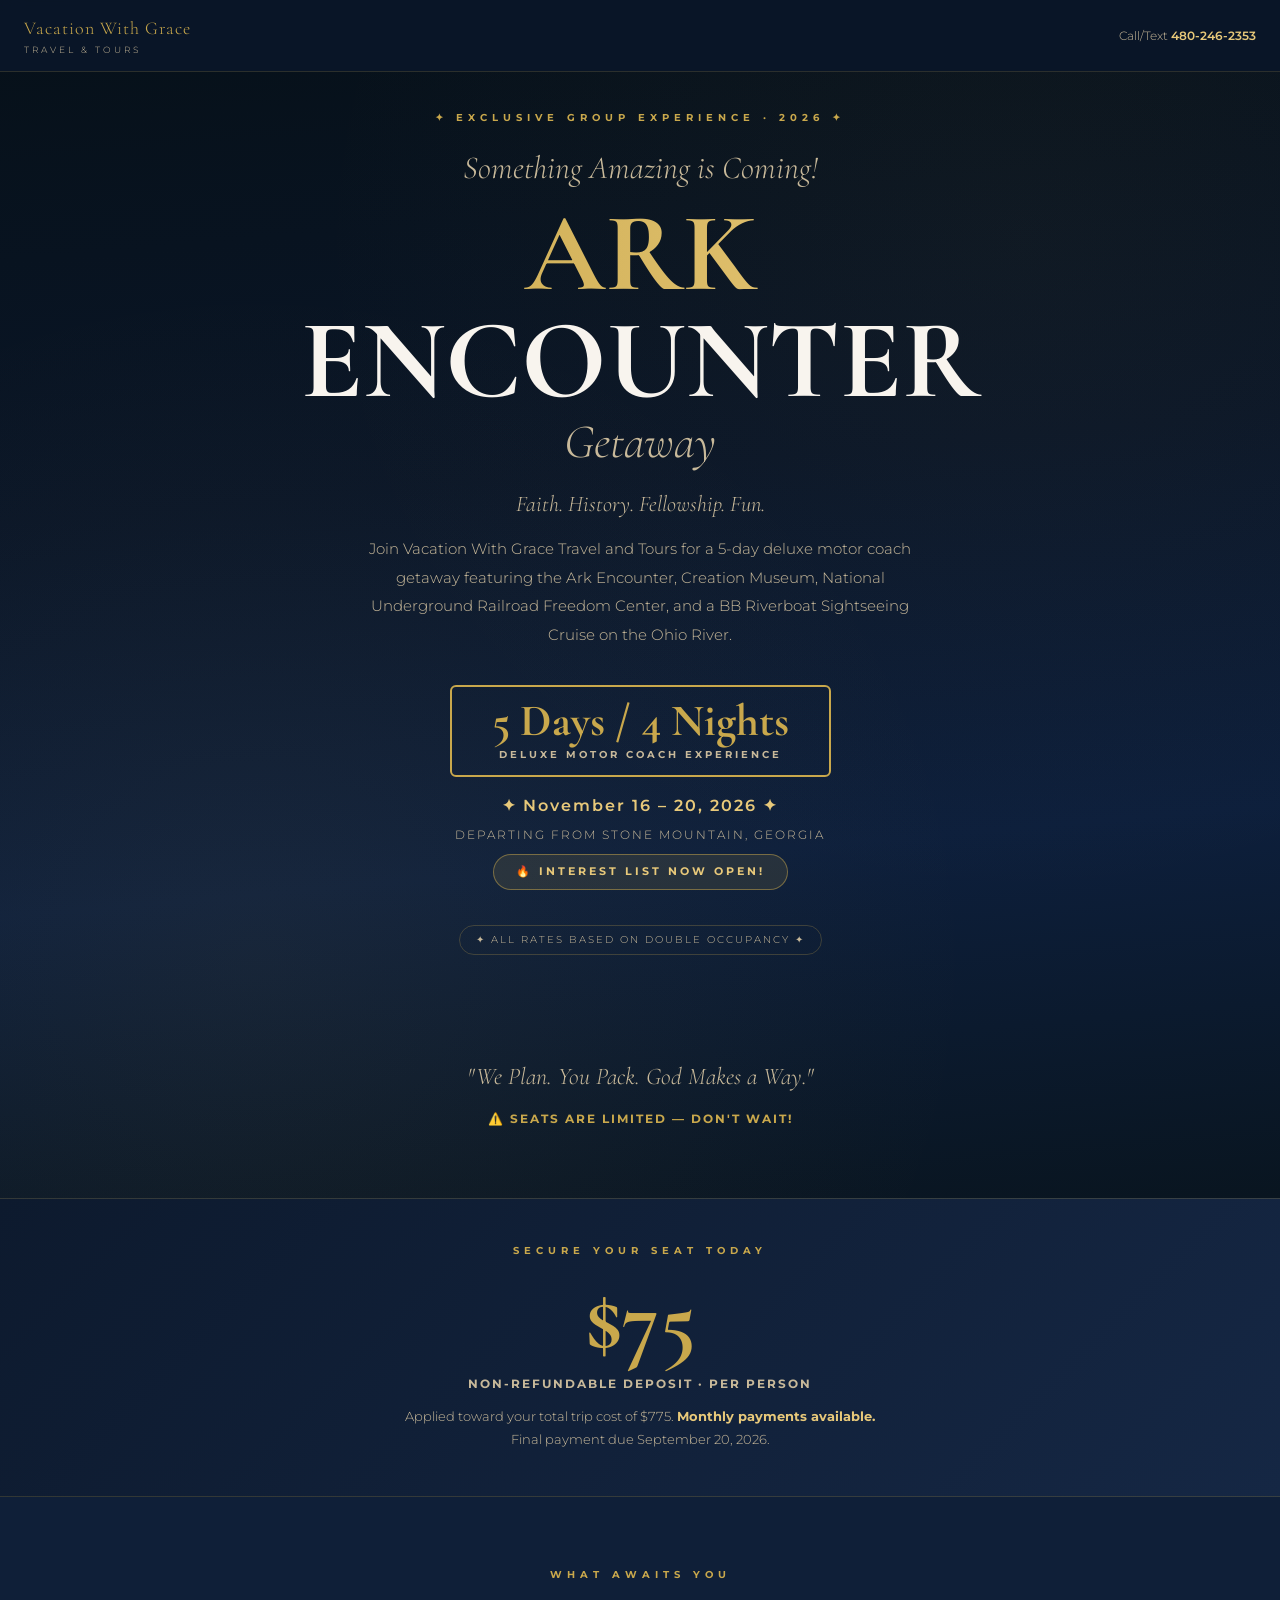
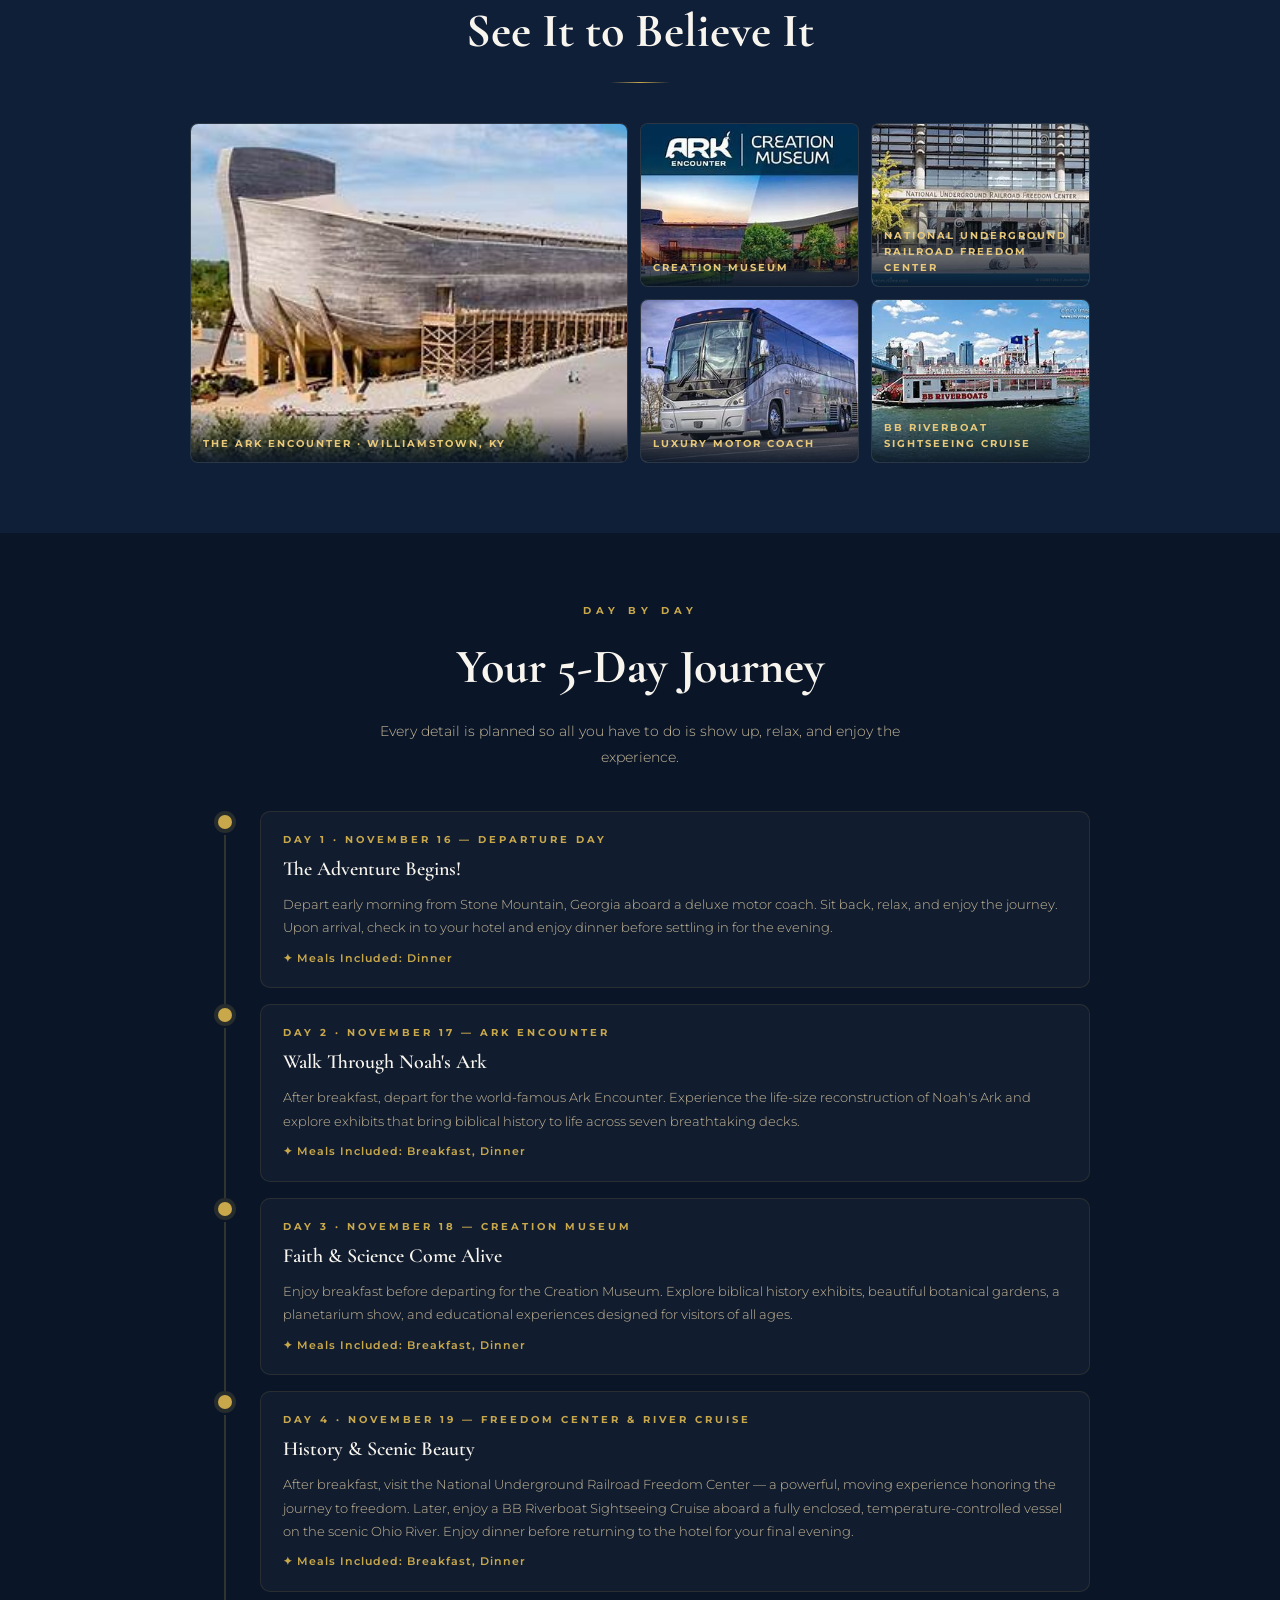
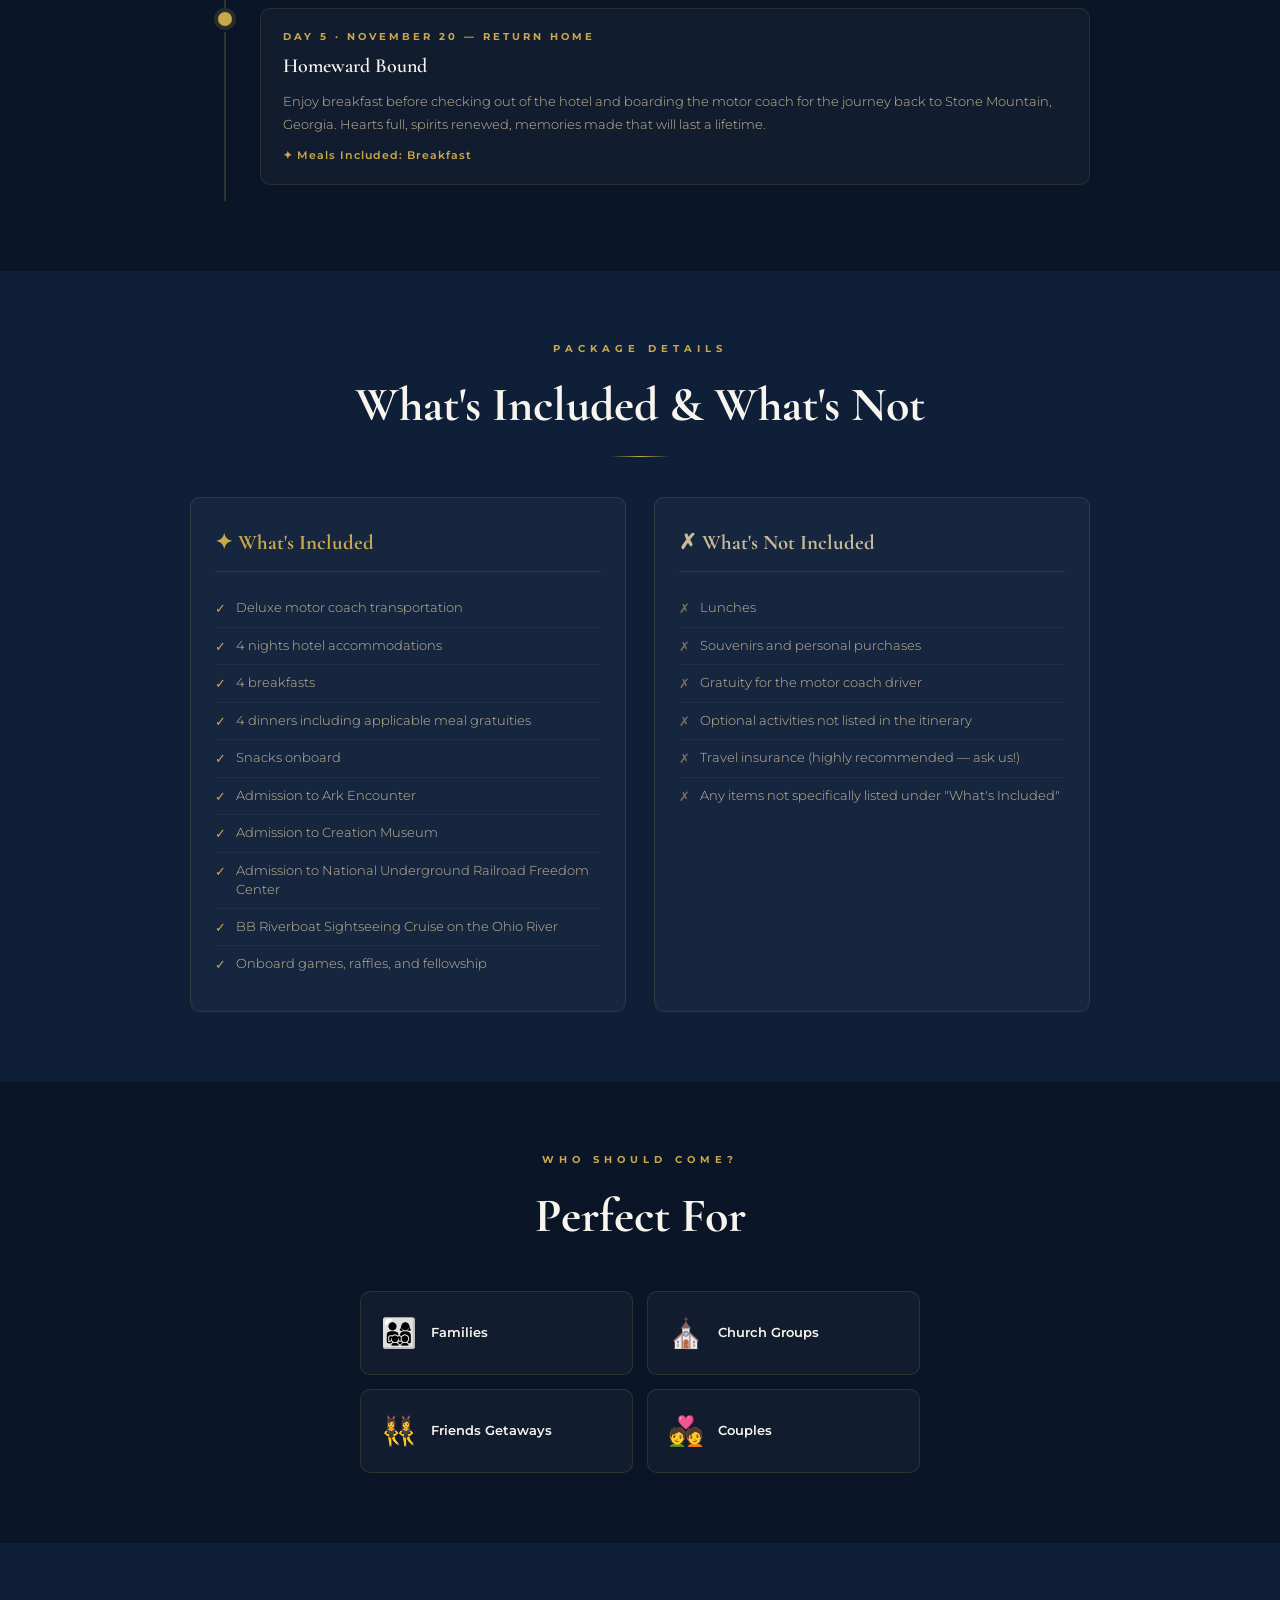
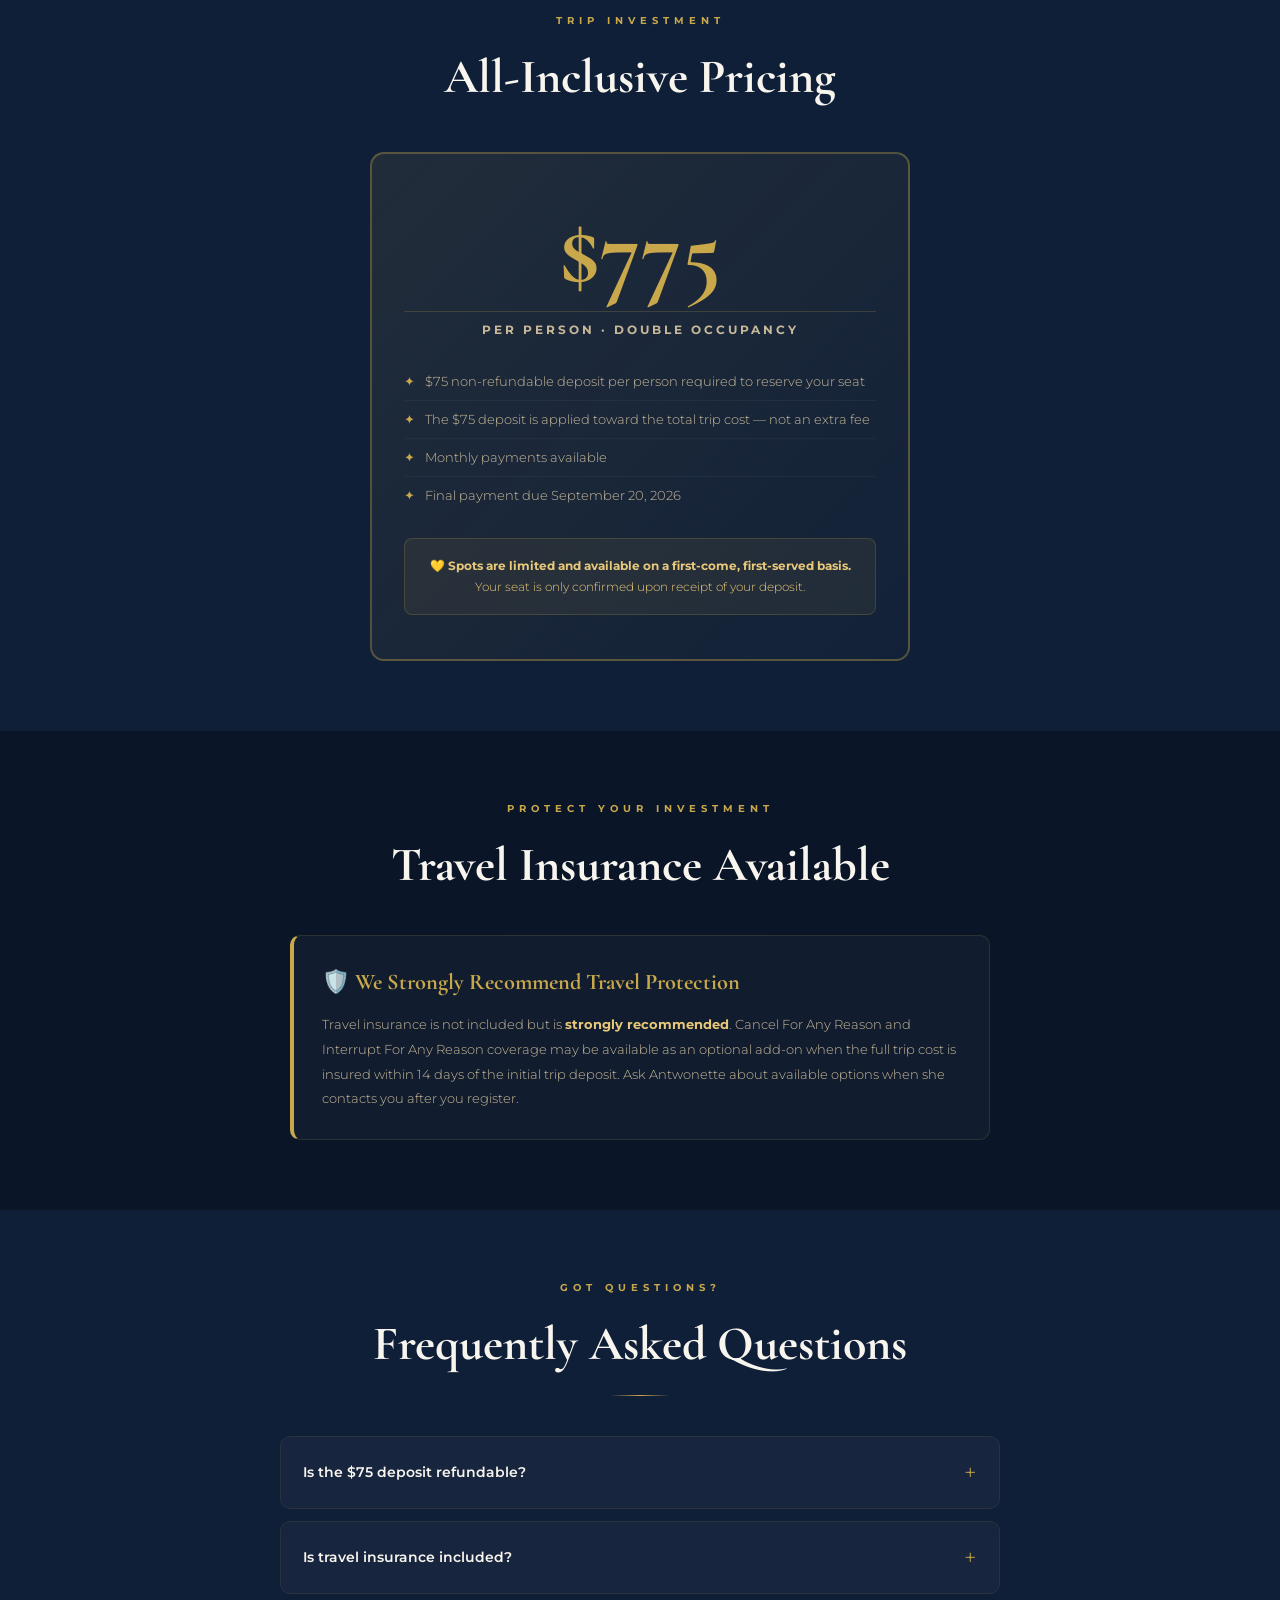
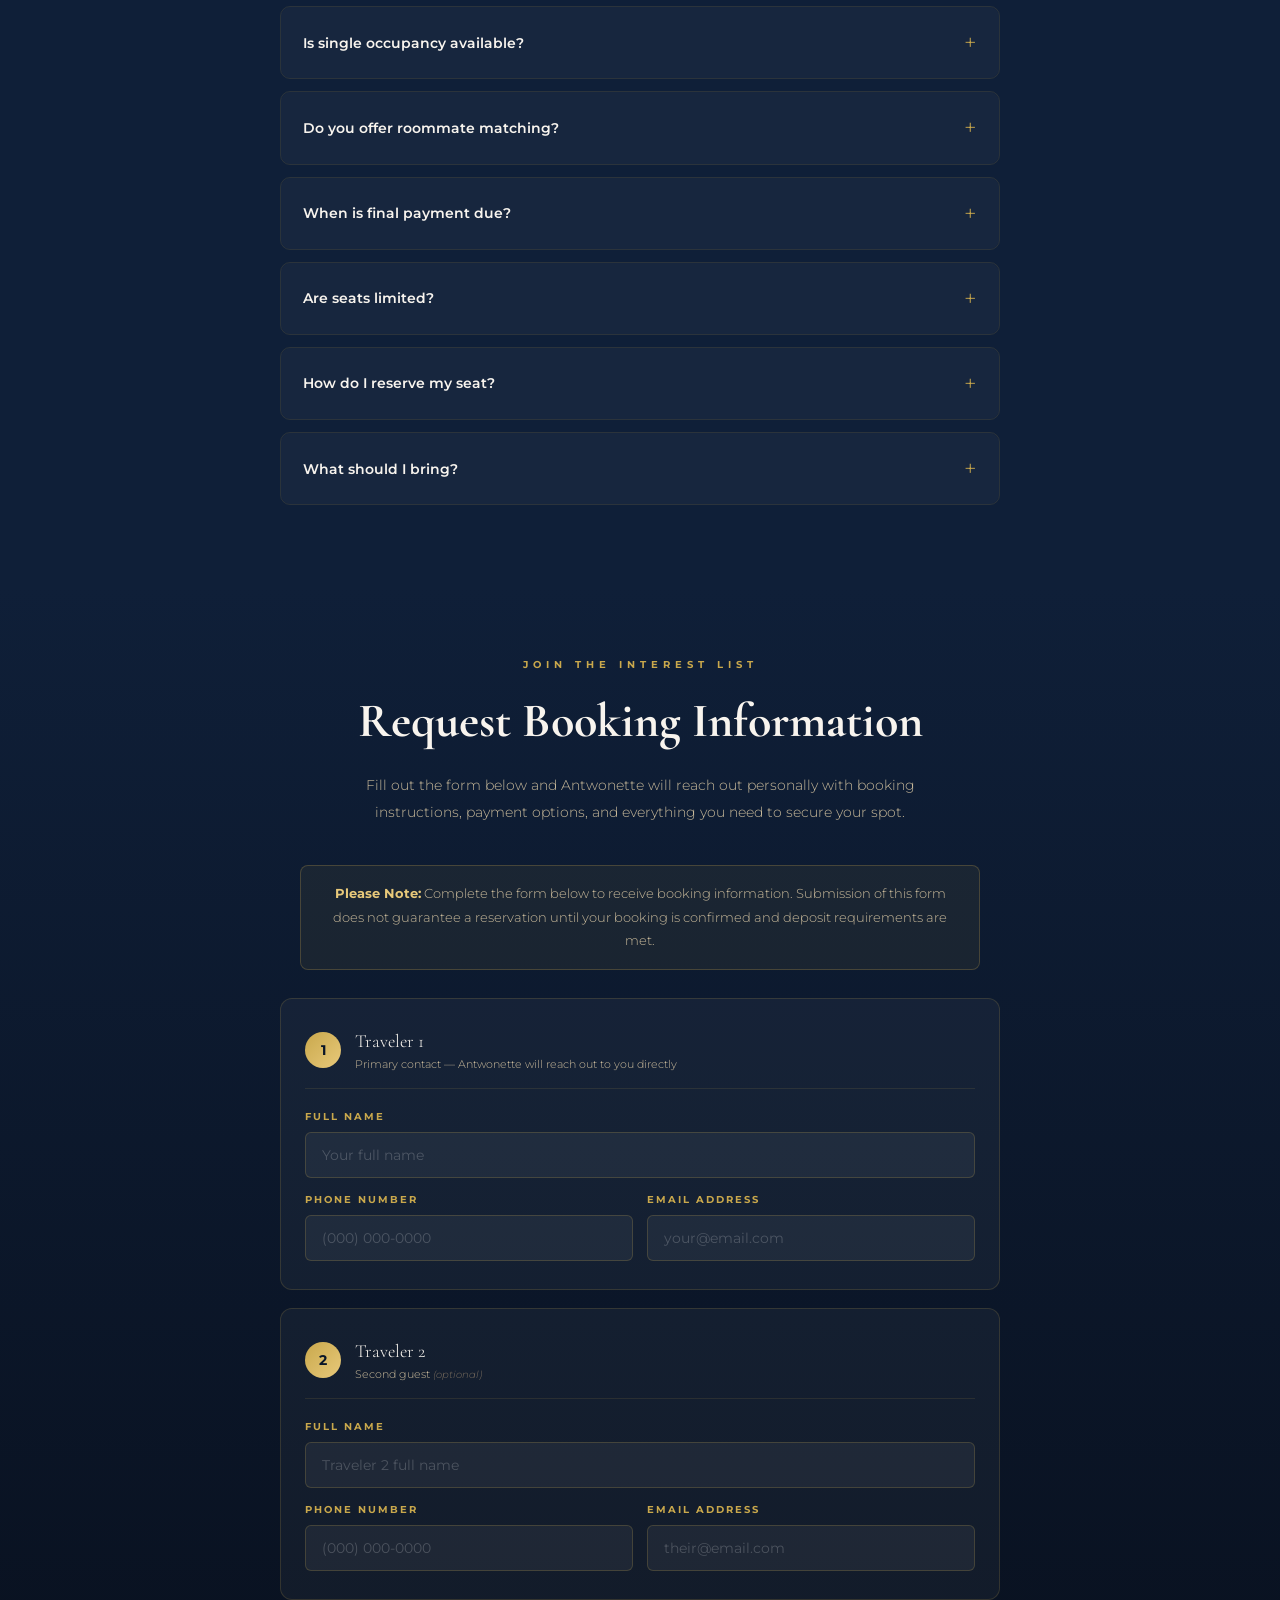
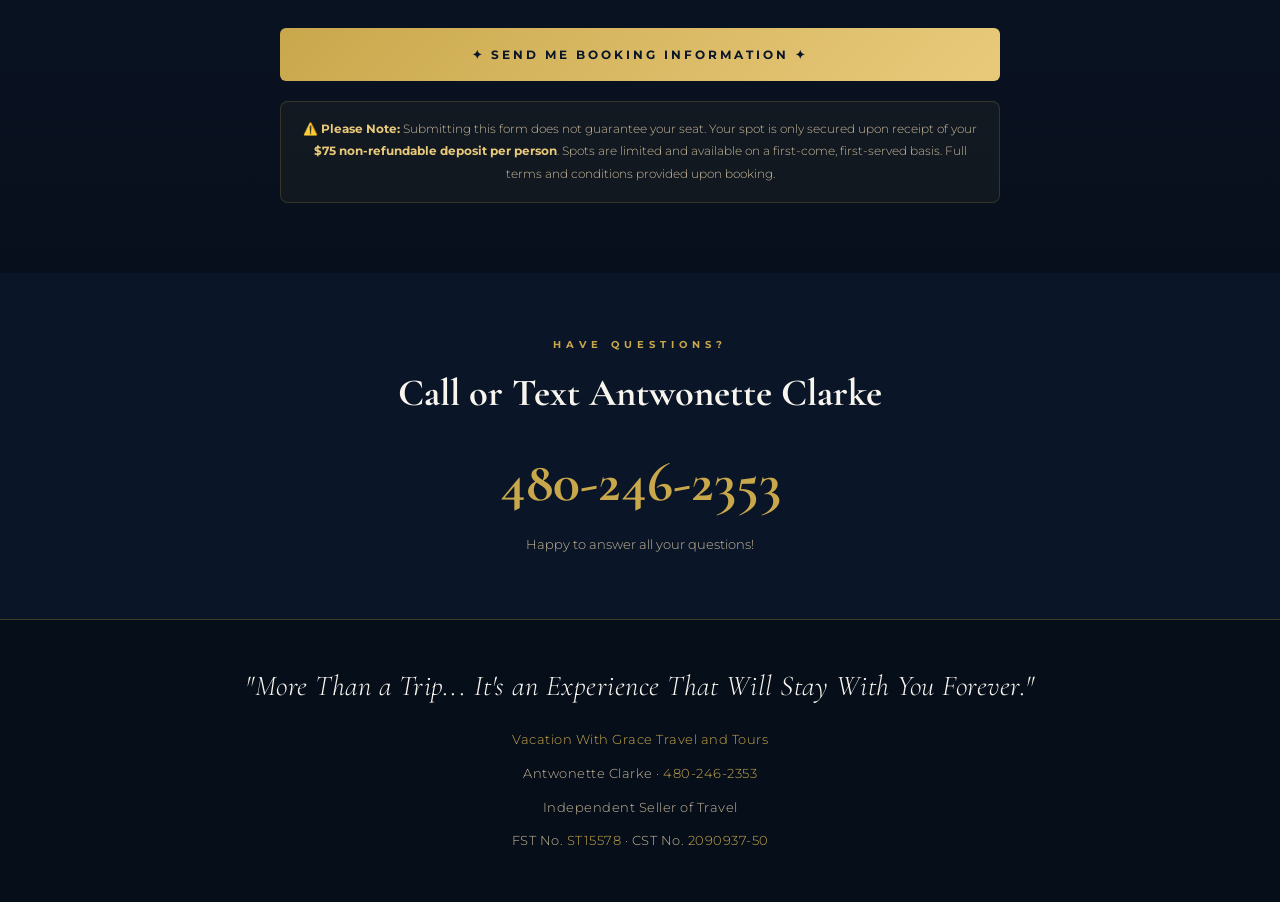
<file: index.html>
<!DOCTYPE html>
<html lang="en">
<head>
  <meta charset="UTF-8" />
  <meta name="viewport" content="width=device-width, initial-scale=1.0"/>
  <title>Ark Encounter Getaway | Vacation With Grace Travel & Tours</title>
  <link rel="preconnect" href="https://fonts.googleapis.com"/>
  <link rel="preconnect" href="https://fonts.gstatic.com" crossorigin/>
  <link href="https://fonts.googleapis.com/css2?family=Cormorant+Garamond:ital,wght@0,300;0,600;0,700;1,400&family=Montserrat:wght@300;400;600;700&display=swap" rel="stylesheet"/>
  <style>
    :root {
      --navy: #0a1628;
      --navy-mid: #0f1f38;
      --navy-light: #152744;
      --gold: #c9a84c;
      --gold-light: #e8c97a;
      --white: #f8f4ee;
      --text-light: #c8b99a;
      --text-dim: #7a6e5f;
    }
    * { margin: 0; padding: 0; box-sizing: border-box; }
    html { scroll-behavior: smooth; }
    body { background-color: var(--navy); color: var(--white); font-family: 'Montserrat', sans-serif; font-weight: 300; overflow-x: hidden; line-height: 1.6; }

    /* ANIMATIONS */
    @keyframes fadeUp { from { opacity: 0; transform: translateY(30px); } to { opacity: 1; transform: translateY(0); } }
    @keyframes shimmer { 0% { background-position: -200% center; } 100% { background-position: 200% center; } }
    @keyframes float { 0%,100% { transform: translateY(0); } 50% { transform: translateY(-8px); } }
    .fade-up { animation: fadeUp 0.8s ease forwards; opacity: 0; }
    .d1{animation-delay:.15s} .d2{animation-delay:.3s} .d3{animation-delay:.45s} .d4{animation-delay:.6s} .d5{animation-delay:.75s}

    /* NAV */
    nav { position: fixed; top: 0; left: 0; right: 0; z-index: 200; background: rgba(10,22,40,0.96); backdrop-filter: blur(12px); border-bottom: 1px solid rgba(201,168,76,0.18); padding: 14px 24px; display: flex; align-items: center; justify-content: space-between; }
    .brand-name { font-family: 'Cormorant Garamond', serif; font-size: clamp(14px,2.5vw,18px); color: var(--gold); letter-spacing: 1px; }
    .brand-sub { font-size: 9px; letter-spacing: 3px; color: var(--text-light); text-transform: uppercase; }
    .nav-phone { font-size: 12px; color: var(--text-light); }
    .nav-phone a { color: var(--gold-light); text-decoration: none; font-weight: 600; }

    /* HERO */
    .hero { min-height: 100vh; background: radial-gradient(ellipse at 20% 80%, rgba(201,168,76,0.06) 0%, transparent 50%), radial-gradient(ellipse at 80% 20%, rgba(201,168,76,0.04) 0%, transparent 50%), linear-gradient(175deg, #061018 0%, #0a1628 40%, #0d1f3c 70%, #091520 100%); display: flex; flex-direction: column; align-items: center; justify-content: center; text-align: center; padding: 110px 24px 70px; position: relative; overflow: hidden; }
    .hero-eyebrow { font-size: 10px; font-weight: 700; letter-spacing: 5px; color: var(--gold); text-transform: uppercase; margin-bottom: 16px; }
    .hero-coming { font-family: 'Cormorant Garamond', serif; font-style: italic; font-size: clamp(1.2rem,4vw,2rem); color: var(--text-light); margin-bottom: 8px; }
    .hero-title { font-family: 'Cormorant Garamond', serif; font-weight: 700; font-size: clamp(3rem,10vw,7rem); line-height: 0.95; color: var(--white); margin-bottom: 6px; }
    .hero-title .gold-word { display: block; background: linear-gradient(90deg, var(--gold), var(--gold-light), var(--gold)); background-size: 200% auto; -webkit-background-clip: text; -webkit-text-fill-color: transparent; background-clip: text; animation: shimmer 3s linear infinite; }
    .hero-title .sub-word { font-size: clamp(1.6rem,4vw,3rem); font-weight: 300; font-style: italic; color: var(--text-light); display: block; margin-top: 6px; -webkit-text-fill-color: var(--text-light); }
    .hero-tagline { font-family: 'Cormorant Garamond', serif; font-style: italic; font-size: clamp(1rem,3vw,1.4rem); color: var(--text-light); margin: 14px 0; }
    .hero-desc { font-size: clamp(13px,2.5vw,15px); color: var(--text-light); max-width: 580px; line-height: 1.9; margin-bottom: 20px; }
    .days-badge { display: inline-flex; flex-direction: column; align-items: center; border: 2px solid var(--gold); border-radius: 6px; padding: 12px 40px; margin: 16px 0; position: relative; }
    .days-badge .big-num { font-family: 'Cormorant Garamond', serif; font-size: clamp(1.8rem,6vw,2.8rem); font-weight: 700; color: var(--gold); line-height: 1; }
    .days-badge .badge-label { font-size: 10px; font-weight: 700; letter-spacing: 3px; text-transform: uppercase; color: var(--text-light); margin-top: 3px; }
    .hero-dates { font-size: clamp(13px,3vw,16px); font-weight: 600; letter-spacing: 2px; color: var(--gold-light); margin-bottom: 6px; }
    .hero-departs { font-size: 12px; letter-spacing: 2px; color: var(--text-light); margin-bottom: 10px; text-transform: uppercase; }
    .interest-pill { display: inline-block; background: rgba(201,168,76,0.12); border: 1px solid rgba(201,168,76,0.5); color: var(--gold-light); font-size: 11px; font-weight: 700; letter-spacing: 3px; text-transform: uppercase; padding: 8px 22px; border-radius: 40px; margin-bottom: 10px; }
    .occupancy-pill { display: inline-block; border: 1px solid rgba(201,168,76,0.25); color: var(--text-light); font-size: 10px; letter-spacing: 2px; text-transform: uppercase; padding: 6px 16px; border-radius: 40px; margin-bottom: 28px; }
    .hero-btn { display: inline-block; background: linear-gradient(135deg, var(--gold) 0%, var(--gold-light) 50%, var(--gold) 100%); background-size: 200% auto; color: var(--navy); padding: 18px 48px; border-radius: 4px; font-weight: 700; font-size: 12px; letter-spacing: 3px; text-transform: uppercase; text-decoration: none; border: none; cursor: pointer; transition: background-position 0.4s, transform 0.2s; animation: float 3s ease-in-out infinite; }
    .hero-btn:hover { background-position: right center; transform: translateY(-3px); }
    .hero-foot { font-family: 'Cormorant Garamond', serif; font-style: italic; font-size: clamp(1.1rem,3vw,1.5rem); color: var(--text-light); margin-top: 20px; }
    .seats-note { font-size: 12px; font-weight: 700; color: var(--gold); letter-spacing: 2px; text-transform: uppercase; margin-top: 12px; }

    /* DEPOSIT BANNER */
    .deposit-banner { background: linear-gradient(135deg, #0d1a2e, #152744); border-top: 1px solid rgba(201,168,76,0.2); border-bottom: 1px solid rgba(201,168,76,0.2); padding: 44px 24px; text-align: center; }
    .deposit-eyebrow { font-size: 10px; font-weight: 700; letter-spacing: 5px; color: var(--gold); text-transform: uppercase; margin-bottom: 12px; }
    .deposit-price { font-family: 'Cormorant Garamond', serif; font-size: clamp(3.5rem,10vw,5.5rem); font-weight: 700; color: var(--gold); line-height: 1.1; margin-bottom: 6px; }
    .deposit-per { font-size: 12px; font-weight: 700; letter-spacing: 2px; color: var(--text-light); text-transform: uppercase; margin-bottom: 12px; }
    .deposit-desc { font-size: 13px; color: var(--text-light); max-width: 480px; margin: 0 auto; line-height: 1.8; }
    .deposit-desc strong { color: var(--gold-light); }

    /* SECTIONS */
    .section { padding: 70px 24px; }
    .section-inner { max-width: 900px; margin: 0 auto; }
    .section-eyebrow { font-size: 10px; font-weight: 700; letter-spacing: 5px; color: var(--gold); text-transform: uppercase; text-align: center; margin-bottom: 10px; }
    .section-title { font-family: 'Cormorant Garamond', serif; font-size: clamp(1.8rem,5vw,3rem); font-weight: 700; text-align: center; color: var(--white); margin-bottom: 12px; }
    .section-body { text-align: center; color: var(--text-light); font-size: 14px; max-width: 600px; margin: 0 auto 40px; line-height: 1.9; }
    .gold-line { width: 60px; height: 1px; background: linear-gradient(90deg,transparent,var(--gold),transparent); margin: 0 auto 40px; }

    /* PHOTOS */
    .photo-section { background: var(--navy-mid); }
    .photo-grid { display: grid; grid-template-columns: 1fr 1fr; gap: 12px; margin-top: 36px; }
    @media(min-width:640px){ .photo-grid { grid-template-columns: 2fr 1fr 1fr; } .photo-grid .photo-main { grid-row: span 2; } }
    .photo-card { border-radius: 8px; overflow: hidden; background: var(--navy-light); border: 1px solid rgba(201,168,76,0.12); aspect-ratio: 4/3; position: relative; }
    .photo-card.photo-main { aspect-ratio: 3/4; }
    @media(min-width:640px){ .photo-card.photo-main { aspect-ratio: unset; } }
    .photo-card img { width: 100%; height: 100%; object-fit: cover; display: block; }
    .photo-label { position: absolute; bottom: 0; left: 0; right: 0; background: linear-gradient(transparent, rgba(10,22,40,0.92)); padding: 20px 12px 10px; font-size: 10px; font-weight: 700; letter-spacing: 2px; text-transform: uppercase; color: var(--gold-light); }

    /* ITINERARY */
    .itinerary-section { background: var(--navy); }
    .day-row { display: grid; grid-template-columns: 70px 1fr; margin-bottom: 0; }
    .day-marker { display: flex; flex-direction: column; align-items: center; padding-top: 4px; }
    .day-dot { width: 14px; height: 14px; border-radius: 50%; background: var(--gold); flex-shrink: 0; box-shadow: 0 0 0 4px rgba(201,168,76,0.15); }
    .day-line { width: 2px; flex: 1; min-height: 40px; background: rgba(201,168,76,0.2); margin: 6px auto 0; }
    .day-content { background: rgba(255,255,255,0.03); border: 1px solid rgba(201,168,76,0.12); border-radius: 10px; padding: 20px 22px; margin-bottom: 16px; }
    .day-num { font-size: 10px; font-weight: 700; letter-spacing: 3px; color: var(--gold); text-transform: uppercase; margin-bottom: 5px; }
    .day-title { font-family: 'Cormorant Garamond', serif; font-size: 1.25rem; font-weight: 600; color: var(--white); margin-bottom: 8px; }
    .day-desc { font-size: 13px; color: var(--text-light); line-height: 1.8; }
    .day-meals { font-size: 11px; color: var(--gold); font-weight: 600; margin-top: 10px; letter-spacing: 1px; }

    /* INCLUDES */
    .includes-section { background: var(--navy-mid); }
    .two-col-grid { display: grid; grid-template-columns: 1fr; gap: 28px; margin-top: 36px; }
    @media(min-width:640px){ .two-col-grid { grid-template-columns: 1fr 1fr; } }
    .col-card { background: rgba(255,255,255,0.03); border: 1px solid rgba(201,168,76,0.15); border-radius: 10px; padding: 28px 24px; }
    .col-card h3 { font-family: 'Cormorant Garamond', serif; font-size: 1.3rem; color: var(--gold); margin-bottom: 18px; padding-bottom: 12px; border-bottom: 1px solid rgba(201,168,76,0.15); }
    .col-card.not-included h3 { color: var(--text-light); }
    .col-list { list-style: none; }
    .col-list li { font-size: 13px; color: var(--text-light); padding: 8px 0; border-bottom: 1px solid rgba(255,255,255,0.04); display: flex; gap: 10px; align-items: flex-start; line-height: 1.5; }
    .col-list li:last-child { border-bottom: none; }
    .col-list li .check { color: var(--gold); flex-shrink: 0; margin-top: 1px; }
    .col-list li .ex { color: var(--text-dim); flex-shrink: 0; margin-top: 1px; }

    /* PERFECT FOR */
    .perfect-section { background: var(--navy); }
    .perfect-grid { display: grid; grid-template-columns: 1fr 1fr; gap: 14px; margin-top: 36px; max-width: 560px; margin-left: auto; margin-right: auto; }
    .perfect-card { display: flex; align-items: center; gap: 14px; background: rgba(255,255,255,0.03); border: 1px solid rgba(201,168,76,0.15); border-radius: 10px; padding: 18px 20px; transition: border-color 0.2s; }
    .perfect-card:hover { border-color: var(--gold); }
    .perfect-icon { font-size: 1.8rem; }
    .perfect-name { font-size: 13px; font-weight: 600; color: var(--white); }

    /* PRICING */
    .price-section { background: var(--navy-mid); }
    .price-card { max-width: 540px; margin: 36px auto 0; background: linear-gradient(135deg, rgba(201,168,76,0.1), rgba(201,168,76,0.02)); border: 2px solid rgba(201,168,76,0.35); border-radius: 14px; padding: 44px 32px; text-align: center; }
    .price-big { font-family: 'Cormorant Garamond', serif; font-size: clamp(4rem,12vw,6rem); font-weight: 700; color: var(--gold); line-height: 1.1; margin-bottom: 8px; }
    .price-per { font-size: 12px; font-weight: 700; letter-spacing: 3px; color: var(--text-light); text-transform: uppercase; padding-top: 8px; border-top: 1px solid rgba(201,168,76,0.2); margin-bottom: 24px; }
    .price-details { list-style: none; text-align: left; margin-bottom: 24px; }
    .price-details li { font-size: 13px; color: var(--text-light); padding: 8px 0; border-bottom: 1px solid rgba(255,255,255,0.04); display: flex; gap: 10px; }
    .price-details li:last-child { border-bottom: none; }
    .price-details .check { color: var(--gold); flex-shrink: 0; }
    .price-deposit-note { background: rgba(201,168,76,0.08); border: 1px solid rgba(201,168,76,0.2); border-radius: 8px; padding: 16px 18px; font-size: 12px; color: var(--gold-light); line-height: 1.8; }

    /* INSURANCE */
    .insurance-section { background: var(--navy); }
    .insurance-card { background: rgba(255,255,255,0.03); border: 1px solid rgba(201,168,76,0.15); border-left: 4px solid var(--gold); border-radius: 10px; padding: 28px; max-width: 700px; margin: 32px auto 0; }
    .insurance-card h3 { font-family: 'Cormorant Garamond', serif; font-size: 1.4rem; color: var(--gold); margin-bottom: 12px; }
    .insurance-card p { font-size: 13px; color: var(--text-light); line-height: 1.9; }

    /* FAQ */
    .faq-section { background: var(--navy-mid); }
    .faq-wrap { max-width: 720px; margin: 0 auto; }
    .faq-item { border: 1px solid rgba(201,168,76,0.15); border-radius: 10px; margin-bottom: 12px; overflow: hidden; }
    .faq-q { display: flex; justify-content: space-between; align-items: center; padding: 18px 22px; cursor: pointer; background: rgba(255,255,255,0.03); font-size: 14px; font-weight: 600; color: var(--white); gap: 16px; transition: background 0.2s; }
    .faq-q:hover { background: rgba(201,168,76,0.06); }
    .faq-icon { color: var(--gold); font-size: 22px; font-weight: 300; flex-shrink: 0; transition: transform 0.3s; }
    .faq-a { display: none; padding: 0 22px 18px; font-size: 13px; color: var(--text-light); line-height: 1.9; background: rgba(255,255,255,0.02); }
    .faq-item.open .faq-a { display: block; }
    .faq-item.open .faq-icon { transform: rotate(45deg); }
    .faq-item.open .faq-q { color: var(--gold-light); }

    /* FORM */
    .form-section { background: linear-gradient(180deg, var(--navy-mid) 0%, #080f1c 100%); }
    .form-notice { background: rgba(201,168,76,0.07); border: 1px solid rgba(201,168,76,0.25); border-radius: 8px; padding: 16px 20px; font-size: 13px; color: var(--text-light); line-height: 1.8; text-align: center; margin-bottom: 28px; max-width: 680px; margin-left: auto; margin-right: auto; }
    .form-notice strong { color: var(--gold-light); }
    .form-wrap { max-width: 720px; margin: 0 auto; }
    .traveler-card { background: rgba(255,255,255,0.04); border: 1px solid rgba(201,168,76,0.18); border-radius: 12px; padding: 28px 24px; margin-bottom: 18px; }
    .traveler-header { display: flex; align-items: center; gap: 14px; margin-bottom: 20px; padding-bottom: 14px; border-bottom: 1px solid rgba(201,168,76,0.12); }
    .t-num { width: 36px; height: 36px; border-radius: 50%; background: linear-gradient(135deg, var(--gold), var(--gold-light)); color: var(--navy); display: flex; align-items: center; justify-content: center; font-weight: 700; font-size: 14px; flex-shrink: 0; }
    .t-title { font-family: 'Cormorant Garamond', serif; font-size: 1.15rem; color: var(--white); }
    .t-sub { font-size: 11px; color: var(--text-light); }
    .t-optional { font-size: 10px; color: var(--text-dim); font-style: italic; }
    .group-row { background: rgba(201,168,76,0.05); border: 1px solid rgba(201,168,76,0.2); border-radius: 10px; padding: 22px 24px; margin-bottom: 20px; }
    .group-row-label { font-size: 10px; font-weight: 700; letter-spacing: 3px; color: var(--gold); text-transform: uppercase; margin-bottom: 14px; }
    .form-row { display: grid; grid-template-columns: 1fr; gap: 14px; }
    @media(min-width:560px){ .form-row.two-col { grid-template-columns: 1fr 1fr; } }
    .form-group { display: flex; flex-direction: column; gap: 7px; }
    .form-group label { font-size: 10px; font-weight: 700; letter-spacing: 2px; text-transform: uppercase; color: var(--gold); }
    .form-group input, .form-group select { background: rgba(255,255,255,0.05); border: 1px solid rgba(201,168,76,0.22); border-radius: 6px; padding: 13px 16px; color: var(--white); font-family: 'Montserrat', sans-serif; font-size: 14px; outline: none; transition: border-color 0.2s; width: 100%; }
    .form-group input::placeholder { color: rgba(255,255,255,0.2); }
    .form-group input:focus, .form-group select:focus { border-color: var(--gold); background: rgba(201,168,76,0.06); }
    .form-group select option { background: #0f1f38; color: var(--white); }
    .submit-btn { width: 100%; padding: 19px; background: linear-gradient(135deg, var(--gold) 0%, var(--gold-light) 50%, var(--gold) 100%); background-size: 200% auto; color: var(--navy); border: none; border-radius: 6px; font-family: 'Montserrat', sans-serif; font-size: 12px; font-weight: 700; letter-spacing: 3px; text-transform: uppercase; cursor: pointer; transition: background-position 0.4s, transform 0.2s; margin-top: 10px; }
    .submit-btn:hover { background-position: right center; transform: translateY(-2px); }
    .disclaimer { margin-top: 20px; padding: 16px 20px; background: rgba(201,168,76,0.05); border: 1px solid rgba(201,168,76,0.2); border-radius: 8px; font-size: 12px; color: var(--text-light); line-height: 1.9; text-align: center; }
    .disclaimer strong { color: var(--gold-light); }
    .success-msg { display: none; text-align: center; padding: 48px 24px; }
    .success-msg .s-icon { font-size: 3rem; margin-bottom: 16px; }
    .success-msg h3 { font-family: 'Cormorant Garamond', serif; font-size: 2.4rem; color: var(--gold); margin-bottom: 12px; }
    .success-msg p { color: var(--text-light); line-height: 1.9; }

    /* CONTACT */
    .contact-section { background: var(--navy); text-align: center; padding: 64px 24px; }
    .contact-phone { font-family: 'Cormorant Garamond', serif; font-size: clamp(2rem,7vw,3.5rem); font-weight: 700; color: var(--gold); margin: 14px 0 6px; }
    .contact-phone a { color: var(--gold); text-decoration: none; }

    /* FOOTER */
    footer { background: #060e1a; border-top: 1px solid rgba(201,168,76,0.3); text-align: center; padding: 44px 24px; font-size: 13px; color: var(--text-light); letter-spacing: 0.5px; line-height: 2.6; }
    .f-tagline { font-family: 'Cormorant Garamond', serif; font-style: italic; font-size: clamp(1.2rem,4vw,1.8rem); color: var(--white); margin-bottom: 16px; line-height: 1.5; }
    footer span { color: var(--gold); }
  </style>
</head>
<body>

<!-- NAV -->
<nav>
  <div>
    <div class="brand-name">Vacation With Grace</div>
    <div class="brand-sub">Travel & Tours</div>
  </div>
  <div class="nav-phone">Call/Text <a href="tel:4802462353">480-246-2353</a></div>
</nav>

<!-- HERO -->
<section class="hero">
  <p class="hero-eyebrow fade-up">✦ Exclusive Group Experience · 2026 ✦</p>
  <p class="hero-coming fade-up d1">Something Amazing is Coming!</p>
  <h1 class="hero-title fade-up d2">
    <span class="gold-word">ARK</span>
    ENCOUNTER
    <span class="sub-word">Getaway</span>
  </h1>
  <p class="hero-tagline fade-up d2">Faith. History. Fellowship. Fun.</p>
  <p class="hero-desc fade-up d3">Join Vacation With Grace Travel and Tours for a 5-day deluxe motor coach getaway featuring the Ark Encounter, Creation Museum, National Underground Railroad Freedom Center, and a BB Riverboat Sightseeing Cruise on the Ohio River.</p>

  <div class="days-badge fade-up d3">
    <div class="big-num">5 Days / 4 Nights</div>
    <div class="badge-label">Deluxe Motor Coach Experience</div>
  </div>

  <p class="hero-dates fade-up d4">✦ November 16 – 20, 2026 ✦</p>
  <p class="hero-departs fade-up d4">Departing from Stone Mountain, Georgia</p>
  <div class="interest-pill fade-up d4">🔥 Interest List Now Open!</div><br/>
  <div class="occupancy-pill fade-up d5">✦ All Rates Based on Double Occupancy ✦</div>
  <a href="#register" class="hero-btn fade-up d5">Request Booking Information</a>
  <p class="hero-foot fade-up d5">"We Plan. You Pack. God Makes a Way."</p>
  <p class="seats-note fade-up d5">⚠️ Seats Are Limited — Don't Wait!</p>
</section>

<!-- DEPOSIT BANNER -->
<div class="deposit-banner">
  <p class="deposit-eyebrow">Secure Your Seat Today</p>
  <div class="deposit-price">$75</div>
  <p class="deposit-per">Non-Refundable Deposit · Per Person</p>
  <p class="deposit-desc">Applied toward your total trip cost of $775. <strong>Monthly payments available.</strong> Final payment due September 20, 2026.</p>
</div>

<!-- PHOTOS -->
<section class="section photo-section">
  <div class="section-inner">
    <p class="section-eyebrow">What Awaits You</p>
    <h2 class="section-title">See It to Believe It</h2>
    <div class="gold-line"></div>
    <div class="photo-grid">
      <div class="photo-card photo-main">
        <img src="ark.jpeg" alt="Ark Encounter" style="width:100%;height:100%;object-fit:cover;"/>
        <div class="photo-label">The Ark Encounter · Williamstown, KY</div>
      </div>
      <div class="photo-card">
        <img src="museum.jpeg" alt="Creation Museum" style="width:100%;height:100%;object-fit:cover;"/>
        <div class="photo-label">Creation Museum</div>
      </div>
      <div class="photo-card">
        <img src="freedom.jpeg" alt="National Underground Railroad Freedom Center" style="width:100%;height:100%;object-fit:cover;"/>
        <div class="photo-label">National Underground Railroad Freedom Center</div>
      </div>
      <div class="photo-card">
        <img src="coach.jpg" alt="Luxury Motor Coach" style="width:100%;height:100%;object-fit:cover;"/>
        <div class="photo-label">Luxury Motor Coach</div>
      </div>
      <div class="photo-card">
        <img src="riverboat.jpeg" alt="BB Riverboat Cruise" style="width:100%;height:100%;object-fit:cover;"/>
        <div class="photo-label">BB Riverboat Sightseeing Cruise</div>
      </div>
    </div>
  </div>
</section>

<!-- ITINERARY -->
<section class="section itinerary-section">
  <div class="section-inner">
    <p class="section-eyebrow">Day by Day</p>
    <h2 class="section-title">Your 5-Day Journey</h2>
    <p class="section-body">Every detail is planned so all you have to do is show up, relax, and enjoy the experience.</p>
    <div>
      <div class="day-row">
        <div class="day-marker"><div class="day-dot"></div><div class="day-line"></div></div>
        <div class="day-content">
          <p class="day-num">Day 1 · November 16 — Departure Day</p>
          <h3 class="day-title">The Adventure Begins!</h3>
          <p class="day-desc">Depart early morning from Stone Mountain, Georgia aboard a deluxe motor coach. Sit back, relax, and enjoy the journey. Upon arrival, check in to your hotel and enjoy dinner before settling in for the evening.</p>
          <p class="day-meals">✦ Meals Included: Dinner</p>
        </div>
      </div>
      <div class="day-row">
        <div class="day-marker"><div class="day-dot"></div><div class="day-line"></div></div>
        <div class="day-content">
          <p class="day-num">Day 2 · November 17 — Ark Encounter</p>
          <h3 class="day-title">Walk Through Noah's Ark</h3>
          <p class="day-desc">After breakfast, depart for the world-famous Ark Encounter. Experience the life-size reconstruction of Noah's Ark and explore exhibits that bring biblical history to life across seven breathtaking decks.</p>
          <p class="day-meals">✦ Meals Included: Breakfast, Dinner</p>
        </div>
      </div>
      <div class="day-row">
        <div class="day-marker"><div class="day-dot"></div><div class="day-line"></div></div>
        <div class="day-content">
          <p class="day-num">Day 3 · November 18 — Creation Museum</p>
          <h3 class="day-title">Faith & Science Come Alive</h3>
          <p class="day-desc">Enjoy breakfast before departing for the Creation Museum. Explore biblical history exhibits, beautiful botanical gardens, a planetarium show, and educational experiences designed for visitors of all ages.</p>
          <p class="day-meals">✦ Meals Included: Breakfast, Dinner</p>
        </div>
      </div>
      <div class="day-row">
        <div class="day-marker"><div class="day-dot"></div><div class="day-line"></div></div>
        <div class="day-content">
          <p class="day-num">Day 4 · November 19 — Freedom Center & River Cruise</p>
          <h3 class="day-title">History & Scenic Beauty</h3>
          <p class="day-desc">After breakfast, visit the National Underground Railroad Freedom Center — a powerful, moving experience honoring the journey to freedom. Later, enjoy a BB Riverboat Sightseeing Cruise aboard a fully enclosed, temperature-controlled vessel on the scenic Ohio River. Enjoy dinner before returning to the hotel for your final evening.</p>
          <p class="day-meals">✦ Meals Included: Breakfast, Dinner</p>
        </div>
      </div>
      <div class="day-row">
        <div class="day-marker"><div class="day-dot"></div><div class="day-line"></div></div>
        <div class="day-content">
          <p class="day-num">Day 5 · November 20 — Return Home</p>
          <h3 class="day-title">Homeward Bound</h3>
          <p class="day-desc">Enjoy breakfast before checking out of the hotel and boarding the motor coach for the journey back to Stone Mountain, Georgia. Hearts full, spirits renewed, memories made that will last a lifetime.</p>
          <p class="day-meals">✦ Meals Included: Breakfast</p>
        </div>
      </div>
    </div>
  </div>
</section>

<!-- INCLUDES / NOT INCLUDED -->
<section class="section includes-section">
  <div class="section-inner">
    <p class="section-eyebrow">Package Details</p>
    <h2 class="section-title">What's Included & What's Not</h2>
    <div class="gold-line"></div>
    <div class="two-col-grid">
      <div class="col-card">
        <h3>✦ What's Included</h3>
        <ul class="col-list">
          <li><span class="check">✓</span> Deluxe motor coach transportation</li>
          <li><span class="check">✓</span> 4 nights hotel accommodations</li>
          <li><span class="check">✓</span> 4 breakfasts</li>
          <li><span class="check">✓</span> 4 dinners including applicable meal gratuities</li>
          <li><span class="check">✓</span> Snacks onboard</li>
          <li><span class="check">✓</span> Admission to Ark Encounter</li>
          <li><span class="check">✓</span> Admission to Creation Museum</li>
          <li><span class="check">✓</span> Admission to National Underground Railroad Freedom Center</li>
          <li><span class="check">✓</span> BB Riverboat Sightseeing Cruise on the Ohio River</li>
          <li><span class="check">✓</span> Onboard games, raffles, and fellowship</li>
        </ul>
      </div>
      <div class="col-card not-included">
        <h3>✗ What's Not Included</h3>
        <ul class="col-list">
          <li><span class="ex">✗</span> Lunches</li>
          <li><span class="ex">✗</span> Souvenirs and personal purchases</li>
          <li><span class="ex">✗</span> Gratuity for the motor coach driver</li>
          <li><span class="ex">✗</span> Optional activities not listed in the itinerary</li>
          <li><span class="ex">✗</span> Travel insurance (highly recommended — ask us!)</li>
          <li><span class="ex">✗</span> Any items not specifically listed under "What's Included"</li>
        </ul>
      </div>
    </div>
  </div>
</section>

<!-- PERFECT FOR -->
<section class="section perfect-section">
  <div class="section-inner">
    <p class="section-eyebrow">Who Should Come?</p>
    <h2 class="section-title">Perfect For</h2>
    <div class="perfect-grid">
      <div class="perfect-card"><div class="perfect-icon">👨‍👩‍👧‍👦</div><div class="perfect-name">Families</div></div>
      <div class="perfect-card"><div class="perfect-icon">⛪</div><div class="perfect-name">Church Groups</div></div>
      <div class="perfect-card"><div class="perfect-icon">👯‍♀️</div><div class="perfect-name">Friends Getaways</div></div>
      <div class="perfect-card"><div class="perfect-icon">💑</div><div class="perfect-name">Couples</div></div>
    </div>
  </div>
</section>

<!-- PRICING -->
<section class="section price-section">
  <div class="section-inner">
    <p class="section-eyebrow">Trip Investment</p>
    <h2 class="section-title">All-Inclusive Pricing</h2>
    <div class="price-card">
      <div class="price-big">$775</div>
      <p class="price-per">Per Person · Double Occupancy</p>
      <ul class="price-details">
        <li><span class="check">✦</span> $75 non-refundable deposit per person required to reserve your seat</li>
        <li><span class="check">✦</span> The $75 deposit is applied toward the total trip cost — not an extra fee</li>
        <li><span class="check">✦</span> Monthly payments available</li>
        <li><span class="check">✦</span> Final payment due September 20, 2026</li>
      </ul>
      <div class="price-deposit-note">
        💛 <strong>Spots are limited and available on a first-come, first-served basis.</strong><br/>
        Your seat is only confirmed upon receipt of your deposit.
      </div>
    </div>
  </div>
</section>

<!-- INSURANCE -->
<section class="section insurance-section">
  <div class="section-inner">
    <p class="section-eyebrow">Protect Your Investment</p>
    <h2 class="section-title">Travel Insurance Available</h2>
    <div class="insurance-card">
      <h3>🛡️ We Strongly Recommend Travel Protection</h3>
      <p>Travel insurance is not included but is <strong style="color:var(--gold-light);">strongly recommended</strong>. Cancel For Any Reason and Interrupt For Any Reason coverage may be available as an optional add-on when the full trip cost is insured within 14 days of the initial trip deposit. Ask Antwonette about available options when she contacts you after you register.</p>
    </div>
  </div>
</section>

<!-- FAQ -->
<section class="section faq-section">
  <div class="section-inner">
    <p class="section-eyebrow">Got Questions?</p>
    <h2 class="section-title">Frequently Asked Questions</h2>
    <div class="gold-line"></div>
    <div class="faq-wrap">
      <div class="faq-item">
        <div class="faq-q" onclick="toggleFaq(this)"><span>Is the $75 deposit refundable?</span><span class="faq-icon">+</span></div>
        <div class="faq-a">No. The $75 deposit is non-refundable and is applied toward the total trip cost of $775.</div>
      </div>
      <div class="faq-item">
        <div class="faq-q" onclick="toggleFaq(this)"><span>Is travel insurance included?</span><span class="faq-icon">+</span></div>
        <div class="faq-a">No. Travel insurance is not included but is highly recommended. Cancel For Any Reason and Interrupt For Any Reason coverage may be available as an optional add-on when the full trip cost is insured within 14 days of the initial trip deposit. Ask Antwonette for details.</div>
      </div>
      <div class="faq-item">
        <div class="faq-q" onclick="toggleFaq(this)"><span>Is single occupancy available?</span><span class="faq-icon">+</span></div>
        <div class="faq-a">Single occupancy may be available at an additional cost and is based on availability. Contact Antwonette for pricing.</div>
      </div>
      <div class="faq-item">
        <div class="faq-q" onclick="toggleFaq(this)"><span>Do you offer roommate matching?</span><span class="faq-icon">+</span></div>
        <div class="faq-a">No. Roommate matching is not available. Travelers requesting double occupancy must provide their own roommate.</div>
      </div>
      <div class="faq-item">
        <div class="faq-q" onclick="toggleFaq(this)"><span>When is final payment due?</span><span class="faq-icon">+</span></div>
        <div class="faq-a">Final payment is due September 20, 2026. Monthly payment options are available. Antwonette will provide your payment schedule upon booking.</div>
      </div>
      <div class="faq-item">
        <div class="faq-q" onclick="toggleFaq(this)"><span>Are seats limited?</span><span class="faq-icon">+</span></div>
        <div class="faq-a">Yes. Seats are limited and available on a first-come, first-served basis. Your seat is only secured upon receipt of your $75 non-refundable deposit.</div>
      </div>
      <div class="faq-item">
        <div class="faq-q" onclick="toggleFaq(this)"><span>How do I reserve my seat?</span><span class="faq-icon">+</span></div>
        <div class="faq-a">Complete the request form below. Once your information is received, Vacation With Grace Travel and Tours will send you booking instructions and deposit information. Submitting the form does not guarantee your reservation until your deposit is received.</div>
      </div>
      <div class="faq-item">
        <div class="faq-q" onclick="toggleFaq(this)"><span>What should I bring?</span><span class="faq-icon">+</span></div>
        <div class="faq-a">Pack comfortable walking shoes, weather-appropriate clothing for late October/early November in Kentucky (it can be cool!), a valid government-issued photo ID, spending money for lunches, souvenirs, and personal purchases, and a camera to capture all the memories!</div>
      </div>
    </div>
  </div>
</section>

<!-- FORM -->
<section class="section form-section" id="register">
  <div class="section-inner">
    <p class="section-eyebrow">Join the Interest List</p>
    <h2 class="section-title">Request Booking Information</h2>
    <p class="section-body">Fill out the form below and Antwonette will reach out personally with booking instructions, payment options, and everything you need to secure your spot.</p>

    <div class="form-notice">
      <strong>Please Note:</strong> Complete the form below to receive booking information. Submission of this form does not guarantee a reservation until your booking is confirmed and deposit requirements are met.
    </div>

    <div class="form-wrap">
      <div id="formContent">
        <div class="traveler-card">
          <div class="traveler-header">
            <div class="t-num">1</div>
            <div>
              <div class="t-title">Traveler 1</div>
              <div class="t-sub">Primary contact — Antwonette will reach out to you directly</div>
            </div>
          </div>
          <div class="form-row">
            <div class="form-group">
              <label for="name1">Full Name</label>
              <input type="text" id="name1" name="traveler1_name" placeholder="Your full name" required/>
            </div>
          </div>
          <div class="form-row two-col" style="margin-top:14px;">
            <div class="form-group">
              <label for="phone1">Phone Number</label>
              <input type="tel" id="phone1" name="traveler1_phone" placeholder="(000) 000-0000" required/>
            </div>
            <div class="form-group">
              <label for="email1">Email Address</label>
              <input type="email" id="email1" name="traveler1_email" placeholder="your@email.com" required/>
            </div>
          </div>
        </div>

        <div class="traveler-card">
          <div class="traveler-header">
            <div class="t-num">2</div>
            <div>
              <div class="t-title">Traveler 2</div>
              <div class="t-sub">Second guest <span class="t-optional">(optional)</span></div>
            </div>
          </div>
          <div class="form-row">
            <div class="form-group">
              <label for="name2">Full Name</label>
              <input type="text" id="name2" name="traveler2_name" placeholder="Traveler 2 full name"/>
            </div>
          </div>
          <div class="form-row two-col" style="margin-top:14px;">
            <div class="form-group">
              <label for="phone2">Phone Number</label>
              <input type="tel" id="phone2" name="traveler2_phone" placeholder="(000) 000-0000"/>
            </div>
            <div class="form-group">
              <label for="email2">Email Address</label>
              <input type="email" id="email2" name="traveler2_email" placeholder="their@email.com"/>
            </div>
          </div>
        </div>

        <button class="submit-btn" onclick="submitForm()">✦ Send Me Booking Information ✦</button>
        <div class="disclaimer">
          ⚠️ <strong>Please Note:</strong> Submitting this form does not guarantee your seat. Your spot is only secured upon receipt of your <strong>$75 non-refundable deposit per person</strong>. Spots are limited and available on a first-come, first-served basis. Full terms and conditions provided upon booking.
        </div>
      </div>

      <div class="success-msg" id="successMsg">
        <div class="s-icon">✦</div>
        <h3>Thank You!</h3>
        <p>Your request has been received.<br/>Vacation With Grace Travel and Tours will contact you with booking instructions and deposit information.<br/><br/><em style="color:var(--gold);">"We Plan. You Pack. God Makes a Way."</em></p>
      </div>
    </div>
  </div>
</section>

<!-- CONTACT -->
<section class="contact-section">
  <p class="section-eyebrow" style="text-align:center;">Have Questions?</p>
  <h2 class="section-title" style="font-family:'Cormorant Garamond',serif;font-size:clamp(1.6rem,4vw,2.4rem);text-align:center;color:var(--white);margin-bottom:4px;">Call or Text Antwonette Clarke</h2>
  <div class="contact-phone"><a href="tel:4802462353">480-246-2353</a></div>
  <p style="font-size:13px;color:var(--text-light);">Happy to answer all your questions!</p>
</section>

<!-- FOOTER -->
<footer>
  <p class="f-tagline">"More Than a Trip... It's an Experience That Will Stay With You Forever."</p>
  <p><span>Vacation With Grace Travel and Tours</span></p>
  <p>Antwonette Clarke · <a href="tel:4802462353" style="color:var(--gold);text-decoration:none;">480-246-2353</a></p>
  <p>Independent Seller of Travel</p>
  <p>FST No. <span>ST15578</span> · CST No. <span>2090937-50</span></p>
</footer>

<script>
  function toggleFaq(el) { el.parentElement.classList.toggle('open'); }

  async function submitForm() {
    const name1 = document.getElementById('name1').value.trim();
    const phone1 = document.getElementById('phone1').value.trim();
    const email1 = document.getElementById('email1').value.trim();
    if (!name1 || !phone1 || !email1) {
      alert('Please fill in all required fields for Traveler 1.');
      return;
    }
    const formData = new FormData();
    formData.append('trip', 'Ark Encounter Getaway - Nov 16 - 20, 2026');
    formData.append('traveler1_name', name1);
    formData.append('traveler1_phone', phone1);
    formData.append('traveler1_email', email1);
    formData.append('traveler2_name', document.getElementById('name2').value.trim());
    formData.append('traveler2_phone', document.getElementById('phone2').value.trim());
    formData.append('traveler2_email', document.getElementById('email2').value.trim());
    try {
      const response = await fetch('https://formspree.io/f/xzdqdvgn', {
        method: 'POST', body: formData, headers: { 'Accept': 'application/json' }
      });
      if (response.ok) {
        document.getElementById('formContent').style.display = 'none';
        document.getElementById('successMsg').style.display = 'block';
        document.getElementById('successMsg').scrollIntoView({ behavior: 'smooth' });
      } else {
        alert('Something went wrong. Please try again or call Antwonette at 480-246-2353.');
      }
    } catch (err) {
      alert('Network error. Please check your connection and try again.');
    }
  }
</script>
</body>
</html>
</file>
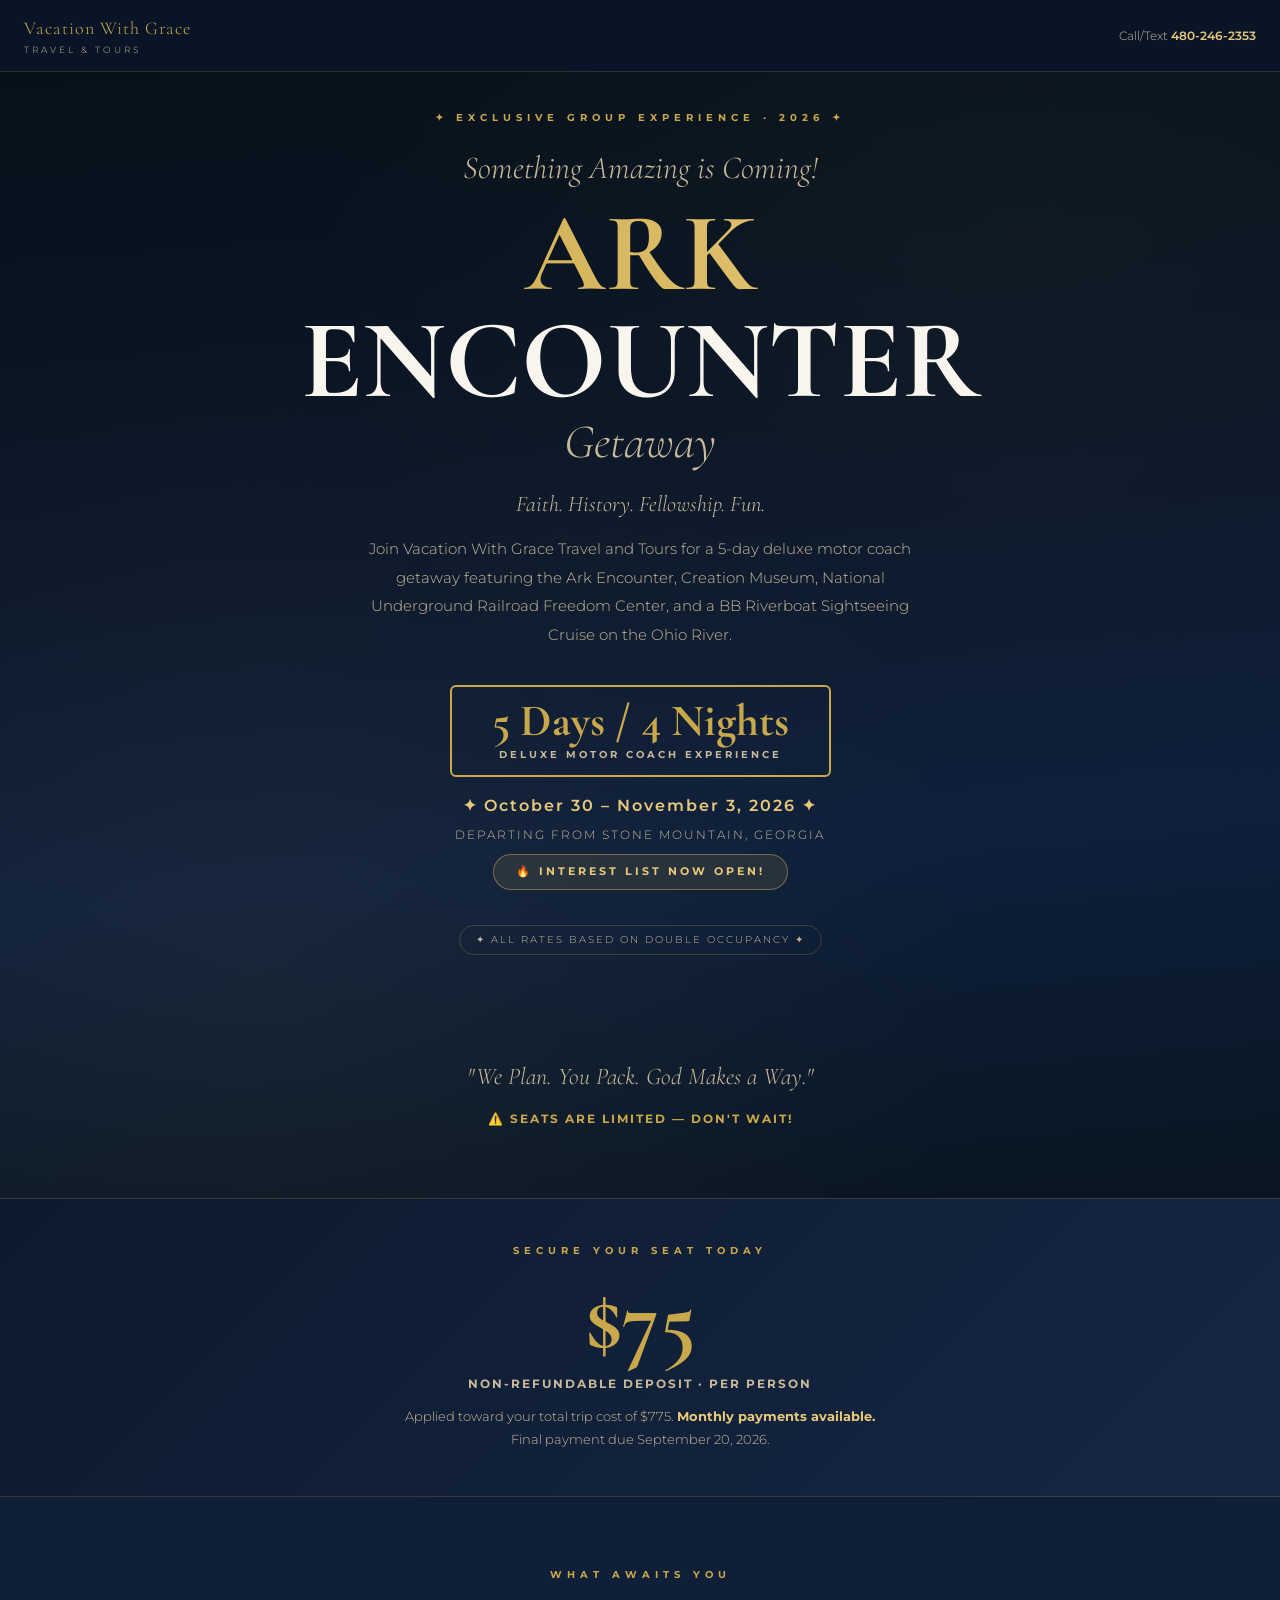
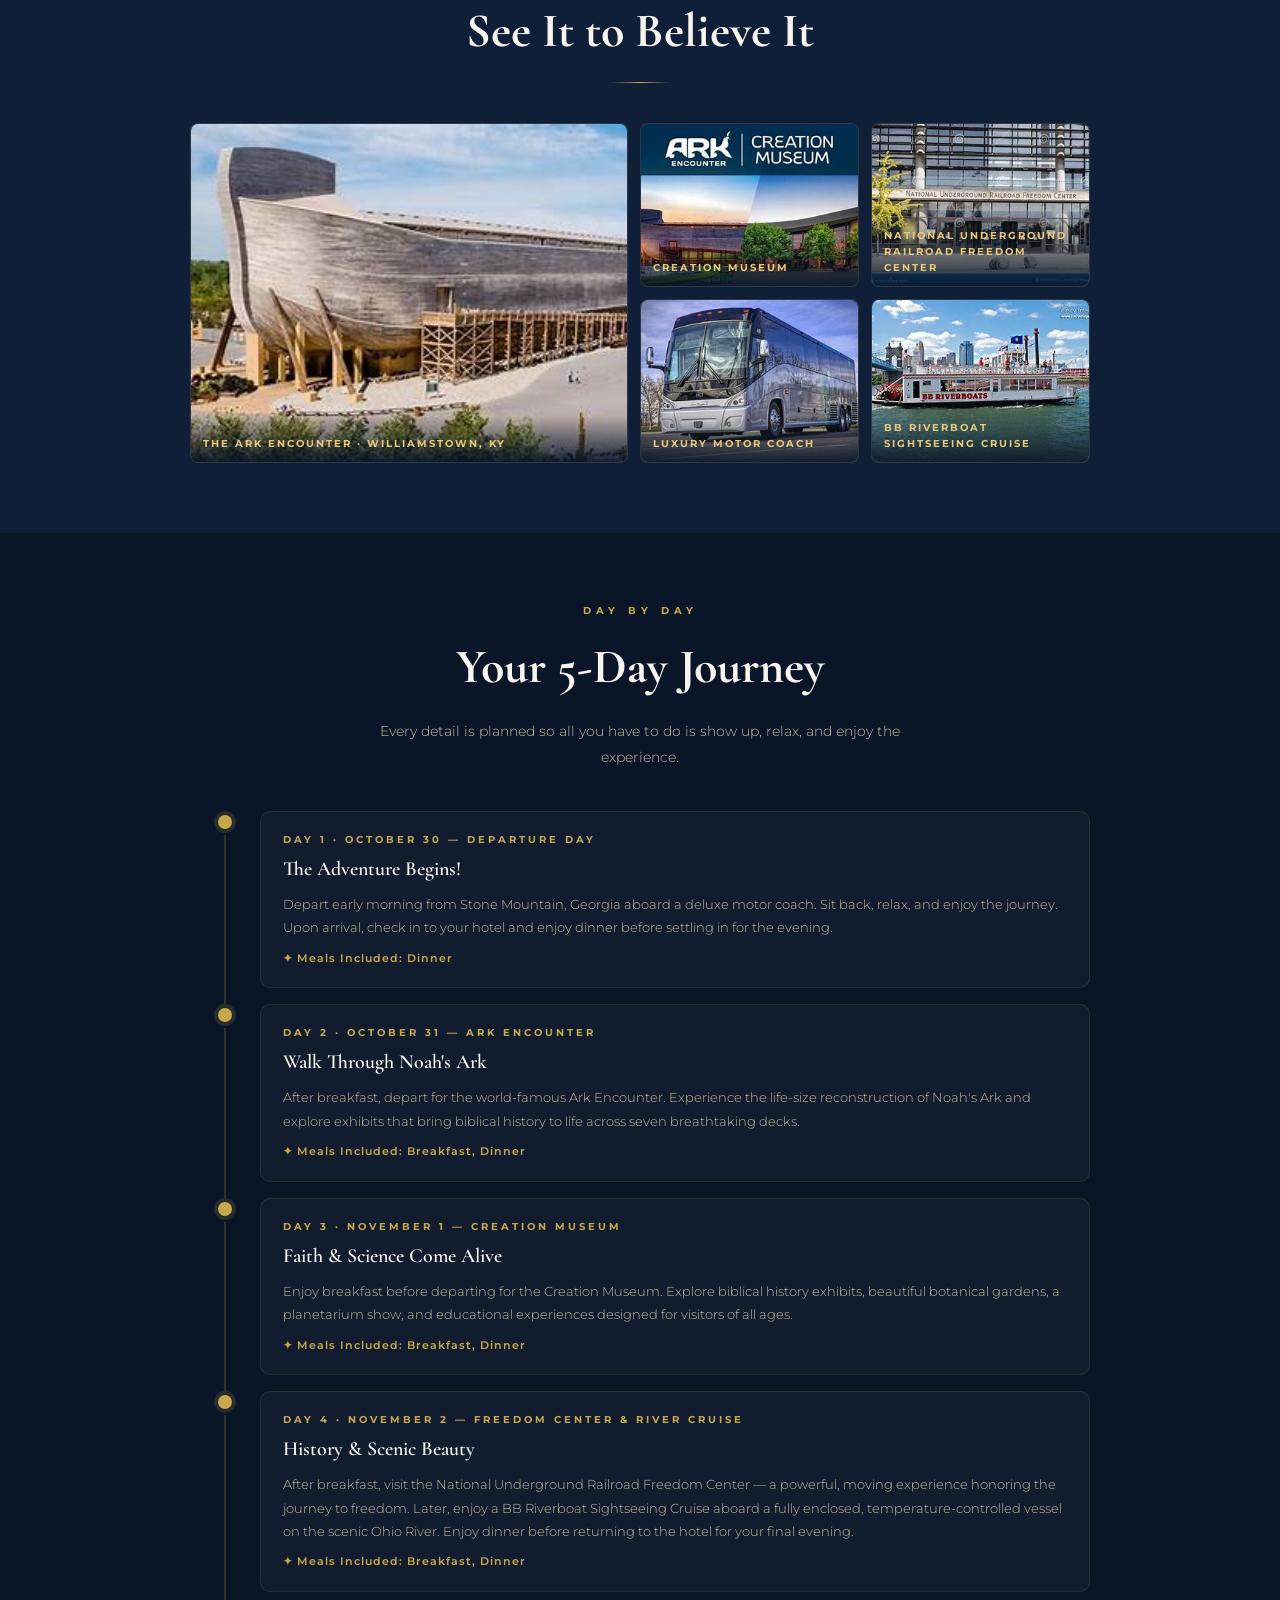
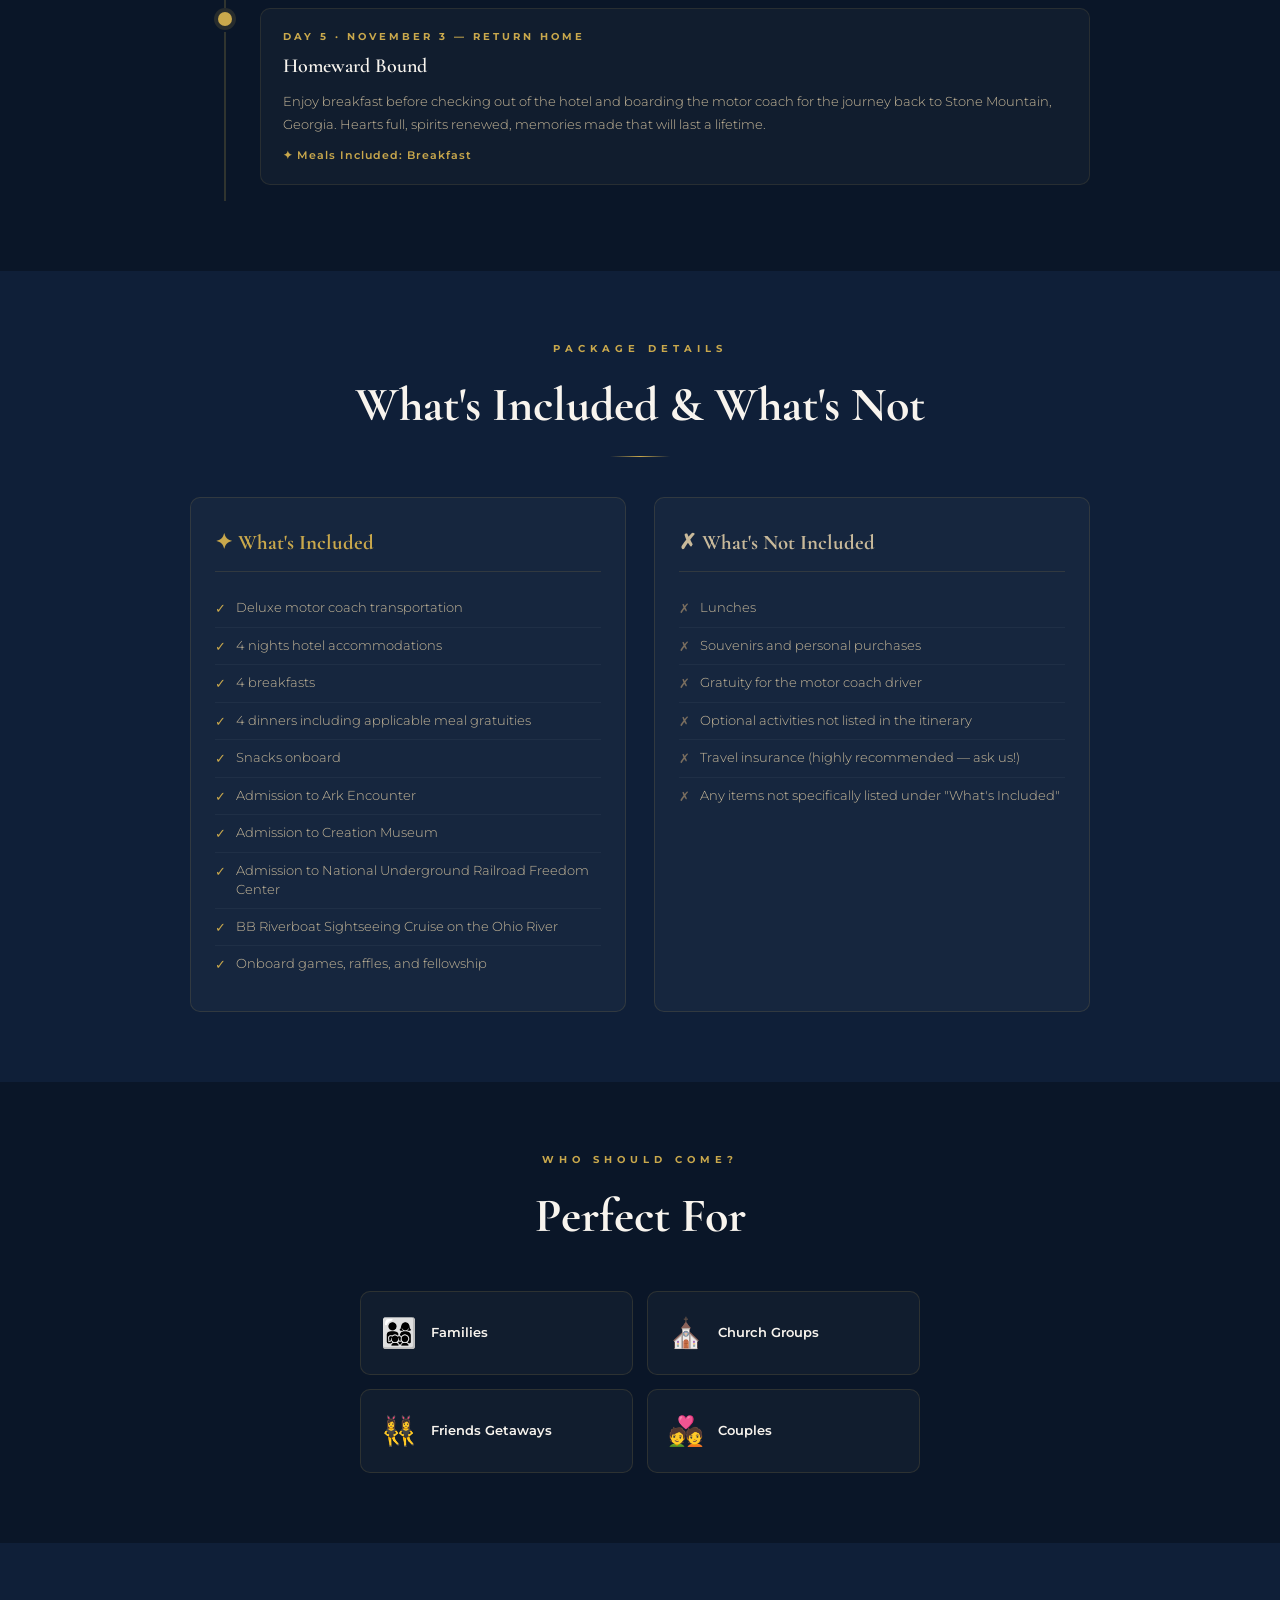
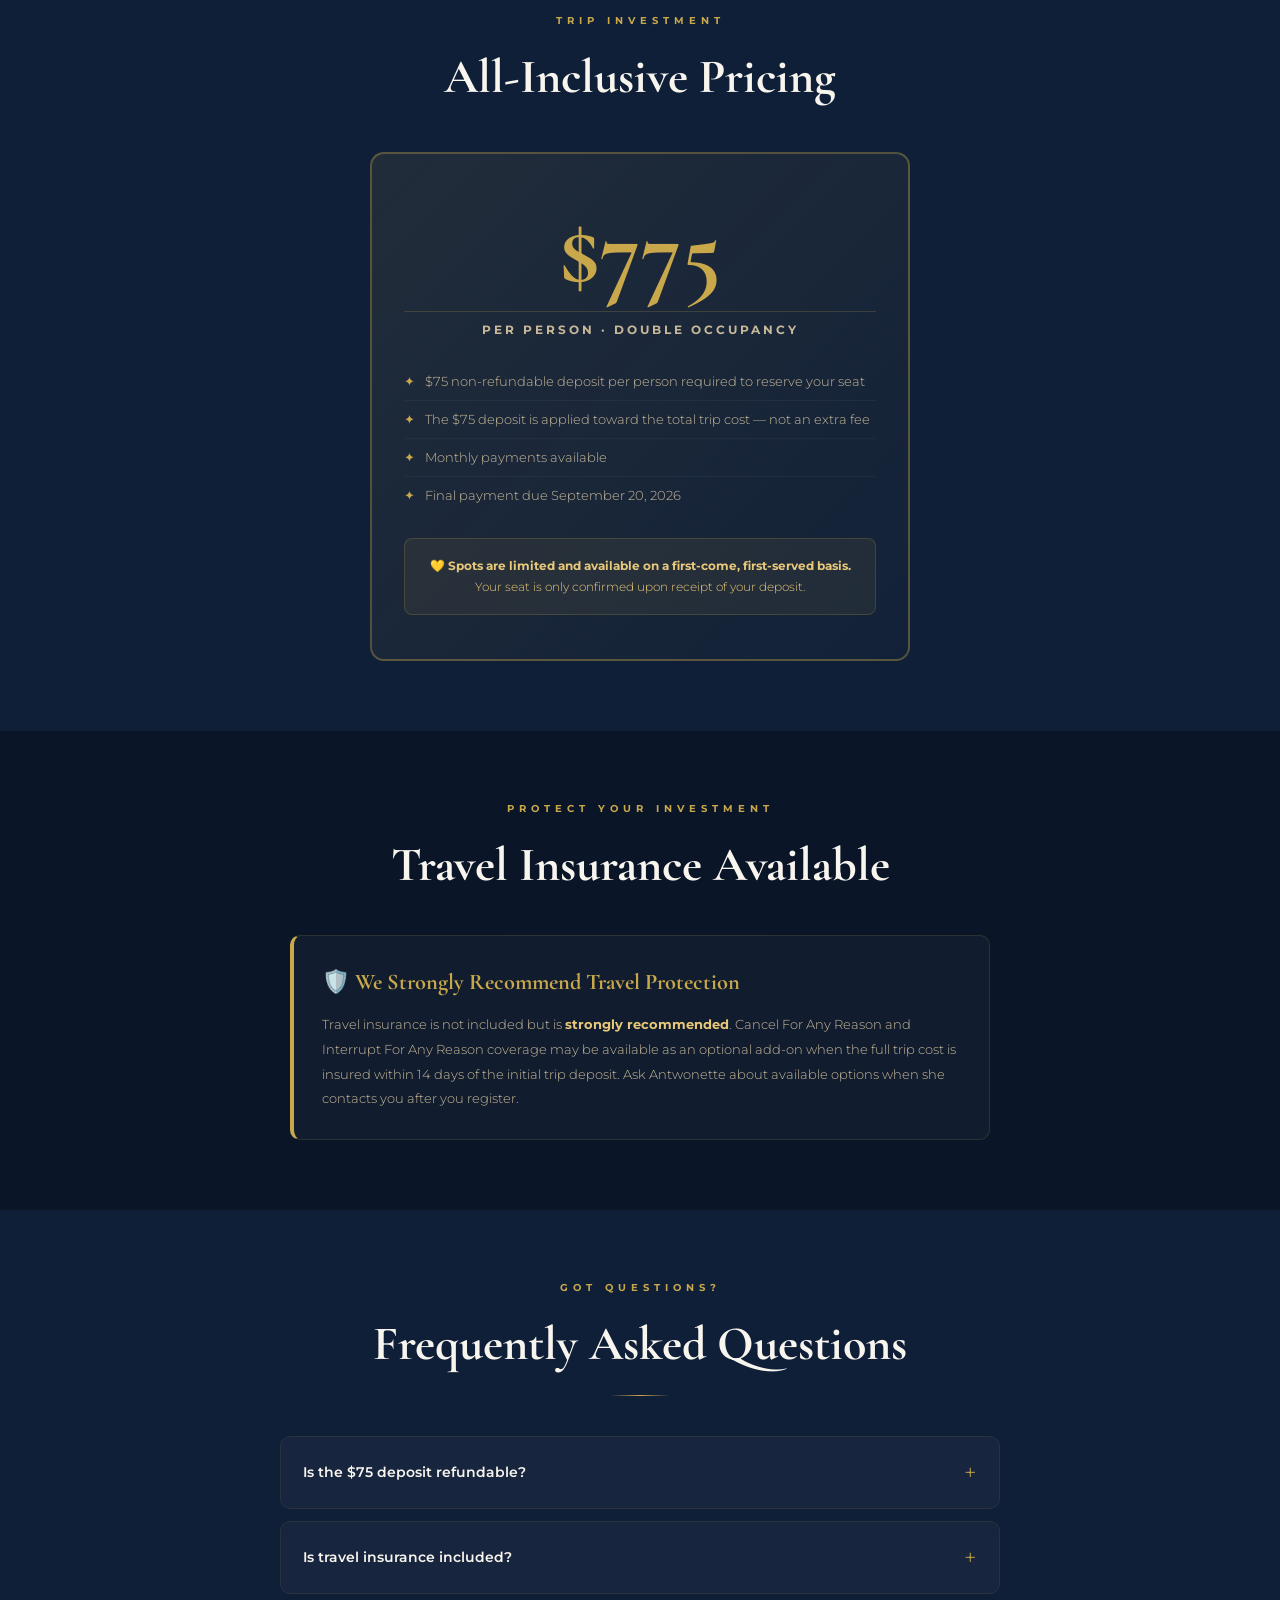
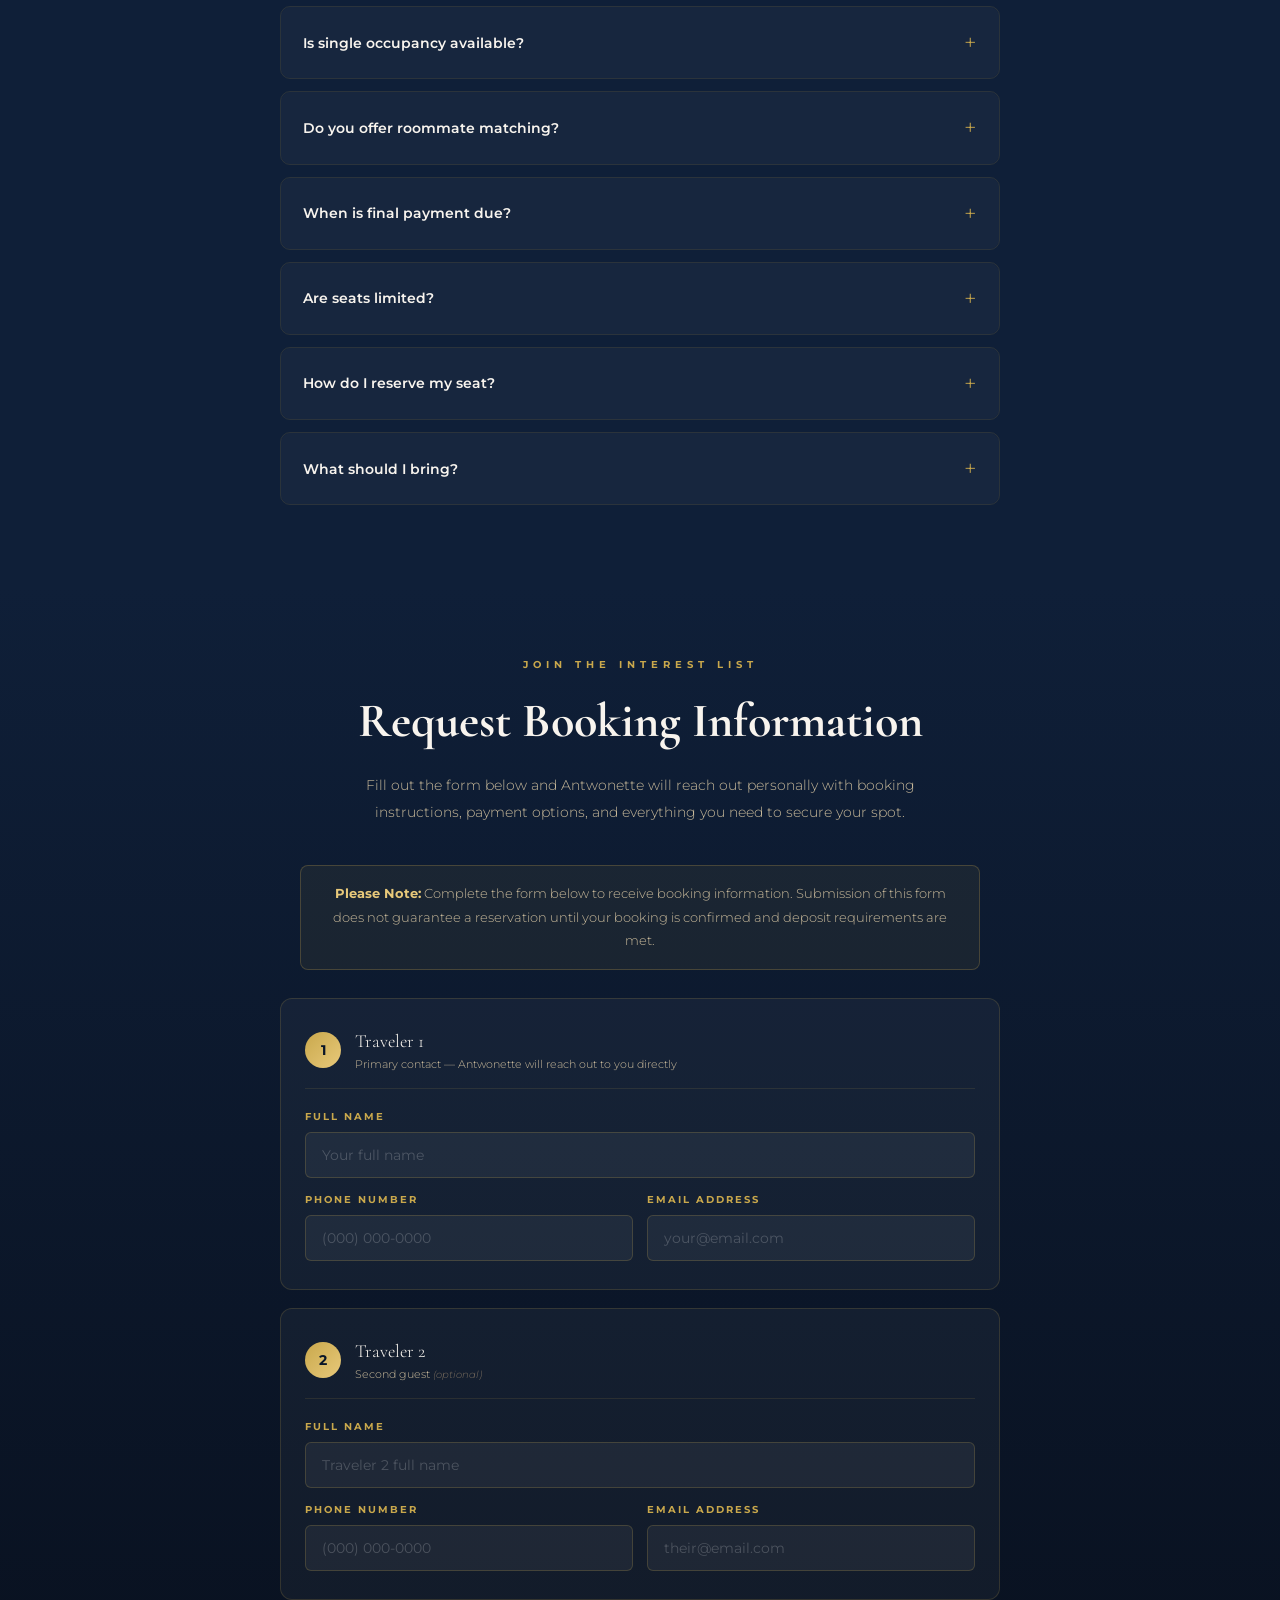
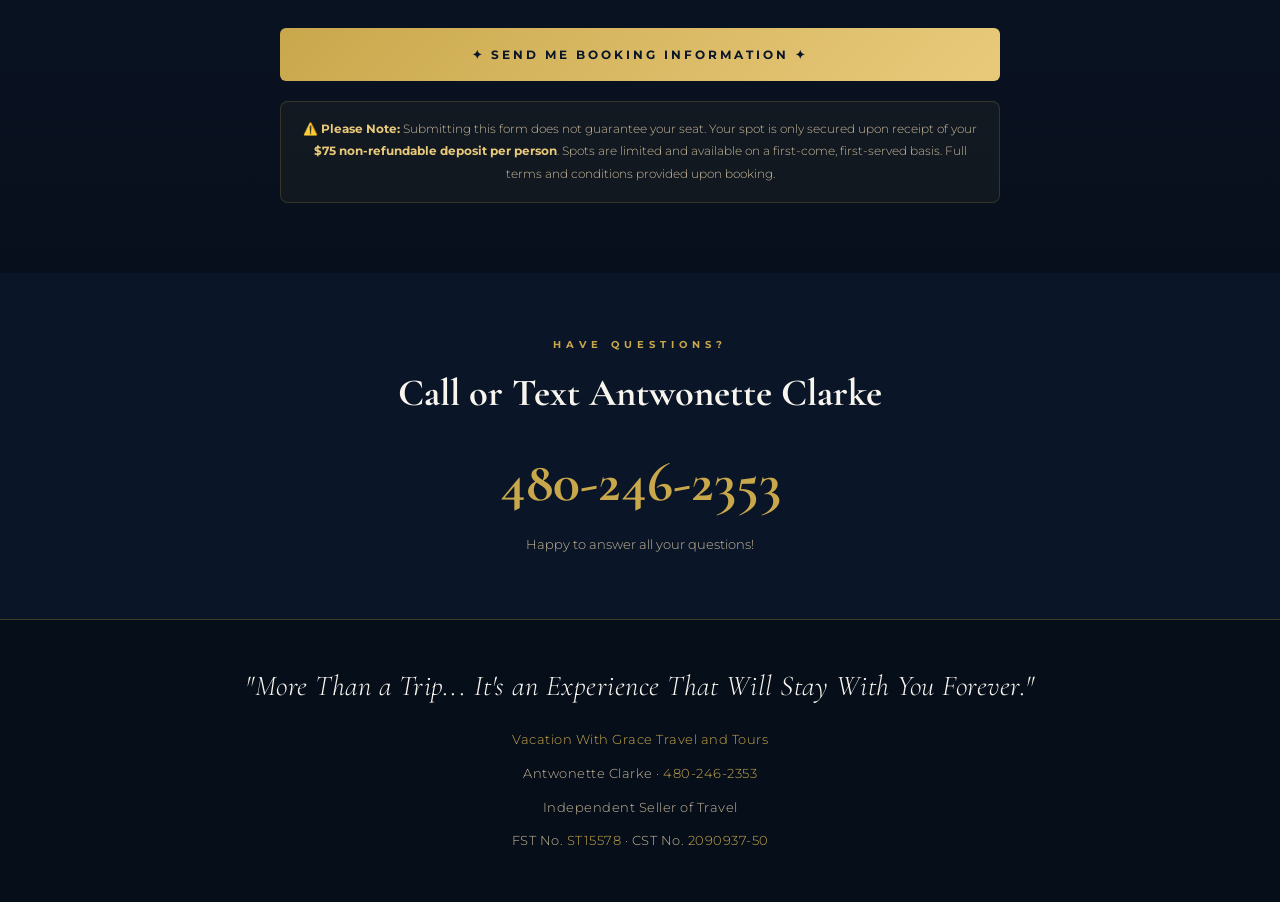
<file: index (2).html>
<!DOCTYPE html>
<html lang="en">
<head>
  <meta charset="UTF-8" />
  <meta name="viewport" content="width=device-width, initial-scale=1.0"/>
  <title>Ark Encounter Getaway | Vacation With Grace Travel & Tours</title>
  <link rel="preconnect" href="https://fonts.googleapis.com"/>
  <link rel="preconnect" href="https://fonts.gstatic.com" crossorigin/>
  <link href="https://fonts.googleapis.com/css2?family=Cormorant+Garamond:ital,wght@0,300;0,600;0,700;1,400&family=Montserrat:wght@300;400;600;700&display=swap" rel="stylesheet"/>
  <style>
    :root {
      --navy: #0a1628;
      --navy-mid: #0f1f38;
      --navy-light: #152744;
      --gold: #c9a84c;
      --gold-light: #e8c97a;
      --white: #f8f4ee;
      --text-light: #c8b99a;
      --text-dim: #7a6e5f;
    }
    * { margin: 0; padding: 0; box-sizing: border-box; }
    html { scroll-behavior: smooth; }
    body { background-color: var(--navy); color: var(--white); font-family: 'Montserrat', sans-serif; font-weight: 300; overflow-x: hidden; line-height: 1.6; }

    /* ANIMATIONS */
    @keyframes fadeUp { from { opacity: 0; transform: translateY(30px); } to { opacity: 1; transform: translateY(0); } }
    @keyframes shimmer { 0% { background-position: -200% center; } 100% { background-position: 200% center; } }
    @keyframes float { 0%,100% { transform: translateY(0); } 50% { transform: translateY(-8px); } }
    .fade-up { animation: fadeUp 0.8s ease forwards; opacity: 0; }
    .d1{animation-delay:.15s} .d2{animation-delay:.3s} .d3{animation-delay:.45s} .d4{animation-delay:.6s} .d5{animation-delay:.75s}

    /* NAV */
    nav { position: fixed; top: 0; left: 0; right: 0; z-index: 200; background: rgba(10,22,40,0.96); backdrop-filter: blur(12px); border-bottom: 1px solid rgba(201,168,76,0.18); padding: 14px 24px; display: flex; align-items: center; justify-content: space-between; }
    .brand-name { font-family: 'Cormorant Garamond', serif; font-size: clamp(14px,2.5vw,18px); color: var(--gold); letter-spacing: 1px; }
    .brand-sub { font-size: 9px; letter-spacing: 3px; color: var(--text-light); text-transform: uppercase; }
    .nav-phone { font-size: 12px; color: var(--text-light); }
    .nav-phone a { color: var(--gold-light); text-decoration: none; font-weight: 600; }

    /* HERO */
    .hero { min-height: 100vh; background: radial-gradient(ellipse at 20% 80%, rgba(201,168,76,0.06) 0%, transparent 50%), radial-gradient(ellipse at 80% 20%, rgba(201,168,76,0.04) 0%, transparent 50%), linear-gradient(175deg, #061018 0%, #0a1628 40%, #0d1f3c 70%, #091520 100%); display: flex; flex-direction: column; align-items: center; justify-content: center; text-align: center; padding: 110px 24px 70px; position: relative; overflow: hidden; }
    .hero-eyebrow { font-size: 10px; font-weight: 700; letter-spacing: 5px; color: var(--gold); text-transform: uppercase; margin-bottom: 16px; }
    .hero-coming { font-family: 'Cormorant Garamond', serif; font-style: italic; font-size: clamp(1.2rem,4vw,2rem); color: var(--text-light); margin-bottom: 8px; }
    .hero-title { font-family: 'Cormorant Garamond', serif; font-weight: 700; font-size: clamp(3rem,10vw,7rem); line-height: 0.95; color: var(--white); margin-bottom: 6px; }
    .hero-title .gold-word { display: block; background: linear-gradient(90deg, var(--gold), var(--gold-light), var(--gold)); background-size: 200% auto; -webkit-background-clip: text; -webkit-text-fill-color: transparent; background-clip: text; animation: shimmer 3s linear infinite; }
    .hero-title .sub-word { font-size: clamp(1.6rem,4vw,3rem); font-weight: 300; font-style: italic; color: var(--text-light); display: block; margin-top: 6px; -webkit-text-fill-color: var(--text-light); }
    .hero-tagline { font-family: 'Cormorant Garamond', serif; font-style: italic; font-size: clamp(1rem,3vw,1.4rem); color: var(--text-light); margin: 14px 0; }
    .hero-desc { font-size: clamp(13px,2.5vw,15px); color: var(--text-light); max-width: 580px; line-height: 1.9; margin-bottom: 20px; }
    .days-badge { display: inline-flex; flex-direction: column; align-items: center; border: 2px solid var(--gold); border-radius: 6px; padding: 12px 40px; margin: 16px 0; position: relative; }
    .days-badge .big-num { font-family: 'Cormorant Garamond', serif; font-size: clamp(1.8rem,6vw,2.8rem); font-weight: 700; color: var(--gold); line-height: 1; }
    .days-badge .badge-label { font-size: 10px; font-weight: 700; letter-spacing: 3px; text-transform: uppercase; color: var(--text-light); margin-top: 3px; }
    .hero-dates { font-size: clamp(13px,3vw,16px); font-weight: 600; letter-spacing: 2px; color: var(--gold-light); margin-bottom: 6px; }
    .hero-departs { font-size: 12px; letter-spacing: 2px; color: var(--text-light); margin-bottom: 10px; text-transform: uppercase; }
    .interest-pill { display: inline-block; background: rgba(201,168,76,0.12); border: 1px solid rgba(201,168,76,0.5); color: var(--gold-light); font-size: 11px; font-weight: 700; letter-spacing: 3px; text-transform: uppercase; padding: 8px 22px; border-radius: 40px; margin-bottom: 10px; }
    .occupancy-pill { display: inline-block; border: 1px solid rgba(201,168,76,0.25); color: var(--text-light); font-size: 10px; letter-spacing: 2px; text-transform: uppercase; padding: 6px 16px; border-radius: 40px; margin-bottom: 28px; }
    .hero-btn { display: inline-block; background: linear-gradient(135deg, var(--gold) 0%, var(--gold-light) 50%, var(--gold) 100%); background-size: 200% auto; color: var(--navy); padding: 18px 48px; border-radius: 4px; font-weight: 700; font-size: 12px; letter-spacing: 3px; text-transform: uppercase; text-decoration: none; border: none; cursor: pointer; transition: background-position 0.4s, transform 0.2s; animation: float 3s ease-in-out infinite; }
    .hero-btn:hover { background-position: right center; transform: translateY(-3px); }
    .hero-foot { font-family: 'Cormorant Garamond', serif; font-style: italic; font-size: clamp(1.1rem,3vw,1.5rem); color: var(--text-light); margin-top: 20px; }
    .seats-note { font-size: 12px; font-weight: 700; color: var(--gold); letter-spacing: 2px; text-transform: uppercase; margin-top: 12px; }

    /* DEPOSIT BANNER */
    .deposit-banner { background: linear-gradient(135deg, #0d1a2e, #152744); border-top: 1px solid rgba(201,168,76,0.2); border-bottom: 1px solid rgba(201,168,76,0.2); padding: 44px 24px; text-align: center; }
    .deposit-eyebrow { font-size: 10px; font-weight: 700; letter-spacing: 5px; color: var(--gold); text-transform: uppercase; margin-bottom: 12px; }
    .deposit-price { font-family: 'Cormorant Garamond', serif; font-size: clamp(3.5rem,10vw,5.5rem); font-weight: 700; color: var(--gold); line-height: 1.1; margin-bottom: 6px; }
    .deposit-per { font-size: 12px; font-weight: 700; letter-spacing: 2px; color: var(--text-light); text-transform: uppercase; margin-bottom: 12px; }
    .deposit-desc { font-size: 13px; color: var(--text-light); max-width: 480px; margin: 0 auto; line-height: 1.8; }
    .deposit-desc strong { color: var(--gold-light); }

    /* SECTIONS */
    .section { padding: 70px 24px; }
    .section-inner { max-width: 900px; margin: 0 auto; }
    .section-eyebrow { font-size: 10px; font-weight: 700; letter-spacing: 5px; color: var(--gold); text-transform: uppercase; text-align: center; margin-bottom: 10px; }
    .section-title { font-family: 'Cormorant Garamond', serif; font-size: clamp(1.8rem,5vw,3rem); font-weight: 700; text-align: center; color: var(--white); margin-bottom: 12px; }
    .section-body { text-align: center; color: var(--text-light); font-size: 14px; max-width: 600px; margin: 0 auto 40px; line-height: 1.9; }
    .gold-line { width: 60px; height: 1px; background: linear-gradient(90deg,transparent,var(--gold),transparent); margin: 0 auto 40px; }

    /* PHOTOS */
    .photo-section { background: var(--navy-mid); }
    .photo-grid { display: grid; grid-template-columns: 1fr 1fr; gap: 12px; margin-top: 36px; }
    @media(min-width:640px){ .photo-grid { grid-template-columns: 2fr 1fr 1fr; } .photo-grid .photo-main { grid-row: span 2; } }
    .photo-card { border-radius: 8px; overflow: hidden; background: var(--navy-light); border: 1px solid rgba(201,168,76,0.12); aspect-ratio: 4/3; position: relative; }
    .photo-card.photo-main { aspect-ratio: 3/4; }
    @media(min-width:640px){ .photo-card.photo-main { aspect-ratio: unset; } }
    .photo-card img { width: 100%; height: 100%; object-fit: cover; display: block; }
    .photo-label { position: absolute; bottom: 0; left: 0; right: 0; background: linear-gradient(transparent, rgba(10,22,40,0.92)); padding: 20px 12px 10px; font-size: 10px; font-weight: 700; letter-spacing: 2px; text-transform: uppercase; color: var(--gold-light); }

    /* ITINERARY */
    .itinerary-section { background: var(--navy); }
    .day-row { display: grid; grid-template-columns: 70px 1fr; margin-bottom: 0; }
    .day-marker { display: flex; flex-direction: column; align-items: center; padding-top: 4px; }
    .day-dot { width: 14px; height: 14px; border-radius: 50%; background: var(--gold); flex-shrink: 0; box-shadow: 0 0 0 4px rgba(201,168,76,0.15); }
    .day-line { width: 2px; flex: 1; min-height: 40px; background: rgba(201,168,76,0.2); margin: 6px auto 0; }
    .day-content { background: rgba(255,255,255,0.03); border: 1px solid rgba(201,168,76,0.12); border-radius: 10px; padding: 20px 22px; margin-bottom: 16px; }
    .day-num { font-size: 10px; font-weight: 700; letter-spacing: 3px; color: var(--gold); text-transform: uppercase; margin-bottom: 5px; }
    .day-title { font-family: 'Cormorant Garamond', serif; font-size: 1.25rem; font-weight: 600; color: var(--white); margin-bottom: 8px; }
    .day-desc { font-size: 13px; color: var(--text-light); line-height: 1.8; }
    .day-meals { font-size: 11px; color: var(--gold); font-weight: 600; margin-top: 10px; letter-spacing: 1px; }

    /* INCLUDES */
    .includes-section { background: var(--navy-mid); }
    .two-col-grid { display: grid; grid-template-columns: 1fr; gap: 28px; margin-top: 36px; }
    @media(min-width:640px){ .two-col-grid { grid-template-columns: 1fr 1fr; } }
    .col-card { background: rgba(255,255,255,0.03); border: 1px solid rgba(201,168,76,0.15); border-radius: 10px; padding: 28px 24px; }
    .col-card h3 { font-family: 'Cormorant Garamond', serif; font-size: 1.3rem; color: var(--gold); margin-bottom: 18px; padding-bottom: 12px; border-bottom: 1px solid rgba(201,168,76,0.15); }
    .col-card.not-included h3 { color: var(--text-light); }
    .col-list { list-style: none; }
    .col-list li { font-size: 13px; color: var(--text-light); padding: 8px 0; border-bottom: 1px solid rgba(255,255,255,0.04); display: flex; gap: 10px; align-items: flex-start; line-height: 1.5; }
    .col-list li:last-child { border-bottom: none; }
    .col-list li .check { color: var(--gold); flex-shrink: 0; margin-top: 1px; }
    .col-list li .ex { color: var(--text-dim); flex-shrink: 0; margin-top: 1px; }

    /* PERFECT FOR */
    .perfect-section { background: var(--navy); }
    .perfect-grid { display: grid; grid-template-columns: 1fr 1fr; gap: 14px; margin-top: 36px; max-width: 560px; margin-left: auto; margin-right: auto; }
    .perfect-card { display: flex; align-items: center; gap: 14px; background: rgba(255,255,255,0.03); border: 1px solid rgba(201,168,76,0.15); border-radius: 10px; padding: 18px 20px; transition: border-color 0.2s; }
    .perfect-card:hover { border-color: var(--gold); }
    .perfect-icon { font-size: 1.8rem; }
    .perfect-name { font-size: 13px; font-weight: 600; color: var(--white); }

    /* PRICING */
    .price-section { background: var(--navy-mid); }
    .price-card { max-width: 540px; margin: 36px auto 0; background: linear-gradient(135deg, rgba(201,168,76,0.1), rgba(201,168,76,0.02)); border: 2px solid rgba(201,168,76,0.35); border-radius: 14px; padding: 44px 32px; text-align: center; }
    .price-big { font-family: 'Cormorant Garamond', serif; font-size: clamp(4rem,12vw,6rem); font-weight: 700; color: var(--gold); line-height: 1.1; margin-bottom: 8px; }
    .price-per { font-size: 12px; font-weight: 700; letter-spacing: 3px; color: var(--text-light); text-transform: uppercase; padding-top: 8px; border-top: 1px solid rgba(201,168,76,0.2); margin-bottom: 24px; }
    .price-details { list-style: none; text-align: left; margin-bottom: 24px; }
    .price-details li { font-size: 13px; color: var(--text-light); padding: 8px 0; border-bottom: 1px solid rgba(255,255,255,0.04); display: flex; gap: 10px; }
    .price-details li:last-child { border-bottom: none; }
    .price-details .check { color: var(--gold); flex-shrink: 0; }
    .price-deposit-note { background: rgba(201,168,76,0.08); border: 1px solid rgba(201,168,76,0.2); border-radius: 8px; padding: 16px 18px; font-size: 12px; color: var(--gold-light); line-height: 1.8; }

    /* INSURANCE */
    .insurance-section { background: var(--navy); }
    .insurance-card { background: rgba(255,255,255,0.03); border: 1px solid rgba(201,168,76,0.15); border-left: 4px solid var(--gold); border-radius: 10px; padding: 28px; max-width: 700px; margin: 32px auto 0; }
    .insurance-card h3 { font-family: 'Cormorant Garamond', serif; font-size: 1.4rem; color: var(--gold); margin-bottom: 12px; }
    .insurance-card p { font-size: 13px; color: var(--text-light); line-height: 1.9; }

    /* FAQ */
    .faq-section { background: var(--navy-mid); }
    .faq-wrap { max-width: 720px; margin: 0 auto; }
    .faq-item { border: 1px solid rgba(201,168,76,0.15); border-radius: 10px; margin-bottom: 12px; overflow: hidden; }
    .faq-q { display: flex; justify-content: space-between; align-items: center; padding: 18px 22px; cursor: pointer; background: rgba(255,255,255,0.03); font-size: 14px; font-weight: 600; color: var(--white); gap: 16px; transition: background 0.2s; }
    .faq-q:hover { background: rgba(201,168,76,0.06); }
    .faq-icon { color: var(--gold); font-size: 22px; font-weight: 300; flex-shrink: 0; transition: transform 0.3s; }
    .faq-a { display: none; padding: 0 22px 18px; font-size: 13px; color: var(--text-light); line-height: 1.9; background: rgba(255,255,255,0.02); }
    .faq-item.open .faq-a { display: block; }
    .faq-item.open .faq-icon { transform: rotate(45deg); }
    .faq-item.open .faq-q { color: var(--gold-light); }

    /* FORM */
    .form-section { background: linear-gradient(180deg, var(--navy-mid) 0%, #080f1c 100%); }
    .form-notice { background: rgba(201,168,76,0.07); border: 1px solid rgba(201,168,76,0.25); border-radius: 8px; padding: 16px 20px; font-size: 13px; color: var(--text-light); line-height: 1.8; text-align: center; margin-bottom: 28px; max-width: 680px; margin-left: auto; margin-right: auto; }
    .form-notice strong { color: var(--gold-light); }
    .form-wrap { max-width: 720px; margin: 0 auto; }
    .traveler-card { background: rgba(255,255,255,0.04); border: 1px solid rgba(201,168,76,0.18); border-radius: 12px; padding: 28px 24px; margin-bottom: 18px; }
    .traveler-header { display: flex; align-items: center; gap: 14px; margin-bottom: 20px; padding-bottom: 14px; border-bottom: 1px solid rgba(201,168,76,0.12); }
    .t-num { width: 36px; height: 36px; border-radius: 50%; background: linear-gradient(135deg, var(--gold), var(--gold-light)); color: var(--navy); display: flex; align-items: center; justify-content: center; font-weight: 700; font-size: 14px; flex-shrink: 0; }
    .t-title { font-family: 'Cormorant Garamond', serif; font-size: 1.15rem; color: var(--white); }
    .t-sub { font-size: 11px; color: var(--text-light); }
    .t-optional { font-size: 10px; color: var(--text-dim); font-style: italic; }
    .group-row { background: rgba(201,168,76,0.05); border: 1px solid rgba(201,168,76,0.2); border-radius: 10px; padding: 22px 24px; margin-bottom: 20px; }
    .group-row-label { font-size: 10px; font-weight: 700; letter-spacing: 3px; color: var(--gold); text-transform: uppercase; margin-bottom: 14px; }
    .form-row { display: grid; grid-template-columns: 1fr; gap: 14px; }
    @media(min-width:560px){ .form-row.two-col { grid-template-columns: 1fr 1fr; } }
    .form-group { display: flex; flex-direction: column; gap: 7px; }
    .form-group label { font-size: 10px; font-weight: 700; letter-spacing: 2px; text-transform: uppercase; color: var(--gold); }
    .form-group input, .form-group select { background: rgba(255,255,255,0.05); border: 1px solid rgba(201,168,76,0.22); border-radius: 6px; padding: 13px 16px; color: var(--white); font-family: 'Montserrat', sans-serif; font-size: 14px; outline: none; transition: border-color 0.2s; width: 100%; }
    .form-group input::placeholder { color: rgba(255,255,255,0.2); }
    .form-group input:focus, .form-group select:focus { border-color: var(--gold); background: rgba(201,168,76,0.06); }
    .form-group select option { background: #0f1f38; color: var(--white); }
    .submit-btn { width: 100%; padding: 19px; background: linear-gradient(135deg, var(--gold) 0%, var(--gold-light) 50%, var(--gold) 100%); background-size: 200% auto; color: var(--navy); border: none; border-radius: 6px; font-family: 'Montserrat', sans-serif; font-size: 12px; font-weight: 700; letter-spacing: 3px; text-transform: uppercase; cursor: pointer; transition: background-position 0.4s, transform 0.2s; margin-top: 10px; }
    .submit-btn:hover { background-position: right center; transform: translateY(-2px); }
    .disclaimer { margin-top: 20px; padding: 16px 20px; background: rgba(201,168,76,0.05); border: 1px solid rgba(201,168,76,0.2); border-radius: 8px; font-size: 12px; color: var(--text-light); line-height: 1.9; text-align: center; }
    .disclaimer strong { color: var(--gold-light); }
    .success-msg { display: none; text-align: center; padding: 48px 24px; }
    .success-msg .s-icon { font-size: 3rem; margin-bottom: 16px; }
    .success-msg h3 { font-family: 'Cormorant Garamond', serif; font-size: 2.4rem; color: var(--gold); margin-bottom: 12px; }
    .success-msg p { color: var(--text-light); line-height: 1.9; }

    /* CONTACT */
    .contact-section { background: var(--navy); text-align: center; padding: 64px 24px; }
    .contact-phone { font-family: 'Cormorant Garamond', serif; font-size: clamp(2rem,7vw,3.5rem); font-weight: 700; color: var(--gold); margin: 14px 0 6px; }
    .contact-phone a { color: var(--gold); text-decoration: none; }

    /* FOOTER */
    footer { background: #060e1a; border-top: 1px solid rgba(201,168,76,0.3); text-align: center; padding: 44px 24px; font-size: 13px; color: var(--text-light); letter-spacing: 0.5px; line-height: 2.6; }
    .f-tagline { font-family: 'Cormorant Garamond', serif; font-style: italic; font-size: clamp(1.2rem,4vw,1.8rem); color: var(--white); margin-bottom: 16px; line-height: 1.5; }
    footer span { color: var(--gold); }
  </style>
</head>
<body>

<!-- NAV -->
<nav>
  <div>
    <div class="brand-name">Vacation With Grace</div>
    <div class="brand-sub">Travel & Tours</div>
  </div>
  <div class="nav-phone">Call/Text <a href="tel:4802462353">480-246-2353</a></div>
</nav>

<!-- HERO -->
<section class="hero">
  <p class="hero-eyebrow fade-up">✦ Exclusive Group Experience · 2026 ✦</p>
  <p class="hero-coming fade-up d1">Something Amazing is Coming!</p>
  <h1 class="hero-title fade-up d2">
    <span class="gold-word">ARK</span>
    ENCOUNTER
    <span class="sub-word">Getaway</span>
  </h1>
  <p class="hero-tagline fade-up d2">Faith. History. Fellowship. Fun.</p>
  <p class="hero-desc fade-up d3">Join Vacation With Grace Travel and Tours for a 5-day deluxe motor coach getaway featuring the Ark Encounter, Creation Museum, National Underground Railroad Freedom Center, and a BB Riverboat Sightseeing Cruise on the Ohio River.</p>

  <div class="days-badge fade-up d3">
    <div class="big-num">5 Days / 4 Nights</div>
    <div class="badge-label">Deluxe Motor Coach Experience</div>
  </div>

  <p class="hero-dates fade-up d4">✦ October 30 – November 3, 2026 ✦</p>
  <p class="hero-departs fade-up d4">Departing from Stone Mountain, Georgia</p>
  <div class="interest-pill fade-up d4">🔥 Interest List Now Open!</div><br/>
  <div class="occupancy-pill fade-up d5">✦ All Rates Based on Double Occupancy ✦</div>
  <a href="#register" class="hero-btn fade-up d5">Request Booking Information</a>
  <p class="hero-foot fade-up d5">"We Plan. You Pack. God Makes a Way."</p>
  <p class="seats-note fade-up d5">⚠️ Seats Are Limited — Don't Wait!</p>
</section>

<!-- DEPOSIT BANNER -->
<div class="deposit-banner">
  <p class="deposit-eyebrow">Secure Your Seat Today</p>
  <div class="deposit-price">$75</div>
  <p class="deposit-per">Non-Refundable Deposit · Per Person</p>
  <p class="deposit-desc">Applied toward your total trip cost of $775. <strong>Monthly payments available.</strong> Final payment due September 20, 2026.</p>
</div>

<!-- PHOTOS -->
<section class="section photo-section">
  <div class="section-inner">
    <p class="section-eyebrow">What Awaits You</p>
    <h2 class="section-title">See It to Believe It</h2>
    <div class="gold-line"></div>
    <div class="photo-grid">
      <div class="photo-card photo-main">
        <img src="ark.jpeg" alt="Ark Encounter" style="width:100%;height:100%;object-fit:cover;"/>
        <div class="photo-label">The Ark Encounter · Williamstown, KY</div>
      </div>
      <div class="photo-card">
        <img src="museum.jpeg" alt="Creation Museum" style="width:100%;height:100%;object-fit:cover;"/>
        <div class="photo-label">Creation Museum</div>
      </div>
      <div class="photo-card">
        <img src="freedom.jpeg" alt="National Underground Railroad Freedom Center" style="width:100%;height:100%;object-fit:cover;"/>
        <div class="photo-label">National Underground Railroad Freedom Center</div>
      </div>
      <div class="photo-card">
        <img src="coach.jpg" alt="Luxury Motor Coach" style="width:100%;height:100%;object-fit:cover;"/>
        <div class="photo-label">Luxury Motor Coach</div>
      </div>
      <div class="photo-card">
        <img src="riverboat.jpeg" alt="BB Riverboat Cruise" style="width:100%;height:100%;object-fit:cover;"/>
        <div class="photo-label">BB Riverboat Sightseeing Cruise</div>
      </div>
    </div>
  </div>
</section>

<!-- ITINERARY -->
<section class="section itinerary-section">
  <div class="section-inner">
    <p class="section-eyebrow">Day by Day</p>
    <h2 class="section-title">Your 5-Day Journey</h2>
    <p class="section-body">Every detail is planned so all you have to do is show up, relax, and enjoy the experience.</p>
    <div>
      <div class="day-row">
        <div class="day-marker"><div class="day-dot"></div><div class="day-line"></div></div>
        <div class="day-content">
          <p class="day-num">Day 1 · October 30 — Departure Day</p>
          <h3 class="day-title">The Adventure Begins!</h3>
          <p class="day-desc">Depart early morning from Stone Mountain, Georgia aboard a deluxe motor coach. Sit back, relax, and enjoy the journey. Upon arrival, check in to your hotel and enjoy dinner before settling in for the evening.</p>
          <p class="day-meals">✦ Meals Included: Dinner</p>
        </div>
      </div>
      <div class="day-row">
        <div class="day-marker"><div class="day-dot"></div><div class="day-line"></div></div>
        <div class="day-content">
          <p class="day-num">Day 2 · October 31 — Ark Encounter</p>
          <h3 class="day-title">Walk Through Noah's Ark</h3>
          <p class="day-desc">After breakfast, depart for the world-famous Ark Encounter. Experience the life-size reconstruction of Noah's Ark and explore exhibits that bring biblical history to life across seven breathtaking decks.</p>
          <p class="day-meals">✦ Meals Included: Breakfast, Dinner</p>
        </div>
      </div>
      <div class="day-row">
        <div class="day-marker"><div class="day-dot"></div><div class="day-line"></div></div>
        <div class="day-content">
          <p class="day-num">Day 3 · November 1 — Creation Museum</p>
          <h3 class="day-title">Faith & Science Come Alive</h3>
          <p class="day-desc">Enjoy breakfast before departing for the Creation Museum. Explore biblical history exhibits, beautiful botanical gardens, a planetarium show, and educational experiences designed for visitors of all ages.</p>
          <p class="day-meals">✦ Meals Included: Breakfast, Dinner</p>
        </div>
      </div>
      <div class="day-row">
        <div class="day-marker"><div class="day-dot"></div><div class="day-line"></div></div>
        <div class="day-content">
          <p class="day-num">Day 4 · November 2 — Freedom Center & River Cruise</p>
          <h3 class="day-title">History & Scenic Beauty</h3>
          <p class="day-desc">After breakfast, visit the National Underground Railroad Freedom Center — a powerful, moving experience honoring the journey to freedom. Later, enjoy a BB Riverboat Sightseeing Cruise aboard a fully enclosed, temperature-controlled vessel on the scenic Ohio River. Enjoy dinner before returning to the hotel for your final evening.</p>
          <p class="day-meals">✦ Meals Included: Breakfast, Dinner</p>
        </div>
      </div>
      <div class="day-row">
        <div class="day-marker"><div class="day-dot"></div><div class="day-line"></div></div>
        <div class="day-content">
          <p class="day-num">Day 5 · November 3 — Return Home</p>
          <h3 class="day-title">Homeward Bound</h3>
          <p class="day-desc">Enjoy breakfast before checking out of the hotel and boarding the motor coach for the journey back to Stone Mountain, Georgia. Hearts full, spirits renewed, memories made that will last a lifetime.</p>
          <p class="day-meals">✦ Meals Included: Breakfast</p>
        </div>
      </div>
    </div>
  </div>
</section>

<!-- INCLUDES / NOT INCLUDED -->
<section class="section includes-section">
  <div class="section-inner">
    <p class="section-eyebrow">Package Details</p>
    <h2 class="section-title">What's Included & What's Not</h2>
    <div class="gold-line"></div>
    <div class="two-col-grid">
      <div class="col-card">
        <h3>✦ What's Included</h3>
        <ul class="col-list">
          <li><span class="check">✓</span> Deluxe motor coach transportation</li>
          <li><span class="check">✓</span> 4 nights hotel accommodations</li>
          <li><span class="check">✓</span> 4 breakfasts</li>
          <li><span class="check">✓</span> 4 dinners including applicable meal gratuities</li>
          <li><span class="check">✓</span> Snacks onboard</li>
          <li><span class="check">✓</span> Admission to Ark Encounter</li>
          <li><span class="check">✓</span> Admission to Creation Museum</li>
          <li><span class="check">✓</span> Admission to National Underground Railroad Freedom Center</li>
          <li><span class="check">✓</span> BB Riverboat Sightseeing Cruise on the Ohio River</li>
          <li><span class="check">✓</span> Onboard games, raffles, and fellowship</li>
        </ul>
      </div>
      <div class="col-card not-included">
        <h3>✗ What's Not Included</h3>
        <ul class="col-list">
          <li><span class="ex">✗</span> Lunches</li>
          <li><span class="ex">✗</span> Souvenirs and personal purchases</li>
          <li><span class="ex">✗</span> Gratuity for the motor coach driver</li>
          <li><span class="ex">✗</span> Optional activities not listed in the itinerary</li>
          <li><span class="ex">✗</span> Travel insurance (highly recommended — ask us!)</li>
          <li><span class="ex">✗</span> Any items not specifically listed under "What's Included"</li>
        </ul>
      </div>
    </div>
  </div>
</section>

<!-- PERFECT FOR -->
<section class="section perfect-section">
  <div class="section-inner">
    <p class="section-eyebrow">Who Should Come?</p>
    <h2 class="section-title">Perfect For</h2>
    <div class="perfect-grid">
      <div class="perfect-card"><div class="perfect-icon">👨‍👩‍👧‍👦</div><div class="perfect-name">Families</div></div>
      <div class="perfect-card"><div class="perfect-icon">⛪</div><div class="perfect-name">Church Groups</div></div>
      <div class="perfect-card"><div class="perfect-icon">👯‍♀️</div><div class="perfect-name">Friends Getaways</div></div>
      <div class="perfect-card"><div class="perfect-icon">💑</div><div class="perfect-name">Couples</div></div>
    </div>
  </div>
</section>

<!-- PRICING -->
<section class="section price-section">
  <div class="section-inner">
    <p class="section-eyebrow">Trip Investment</p>
    <h2 class="section-title">All-Inclusive Pricing</h2>
    <div class="price-card">
      <div class="price-big">$775</div>
      <p class="price-per">Per Person · Double Occupancy</p>
      <ul class="price-details">
        <li><span class="check">✦</span> $75 non-refundable deposit per person required to reserve your seat</li>
        <li><span class="check">✦</span> The $75 deposit is applied toward the total trip cost — not an extra fee</li>
        <li><span class="check">✦</span> Monthly payments available</li>
        <li><span class="check">✦</span> Final payment due September 20, 2026</li>
      </ul>
      <div class="price-deposit-note">
        💛 <strong>Spots are limited and available on a first-come, first-served basis.</strong><br/>
        Your seat is only confirmed upon receipt of your deposit.
      </div>
    </div>
  </div>
</section>

<!-- INSURANCE -->
<section class="section insurance-section">
  <div class="section-inner">
    <p class="section-eyebrow">Protect Your Investment</p>
    <h2 class="section-title">Travel Insurance Available</h2>
    <div class="insurance-card">
      <h3>🛡️ We Strongly Recommend Travel Protection</h3>
      <p>Travel insurance is not included but is <strong style="color:var(--gold-light);">strongly recommended</strong>. Cancel For Any Reason and Interrupt For Any Reason coverage may be available as an optional add-on when the full trip cost is insured within 14 days of the initial trip deposit. Ask Antwonette about available options when she contacts you after you register.</p>
    </div>
  </div>
</section>

<!-- FAQ -->
<section class="section faq-section">
  <div class="section-inner">
    <p class="section-eyebrow">Got Questions?</p>
    <h2 class="section-title">Frequently Asked Questions</h2>
    <div class="gold-line"></div>
    <div class="faq-wrap">
      <div class="faq-item">
        <div class="faq-q" onclick="toggleFaq(this)"><span>Is the $75 deposit refundable?</span><span class="faq-icon">+</span></div>
        <div class="faq-a">No. The $75 deposit is non-refundable and is applied toward the total trip cost of $775.</div>
      </div>
      <div class="faq-item">
        <div class="faq-q" onclick="toggleFaq(this)"><span>Is travel insurance included?</span><span class="faq-icon">+</span></div>
        <div class="faq-a">No. Travel insurance is not included but is highly recommended. Cancel For Any Reason and Interrupt For Any Reason coverage may be available as an optional add-on when the full trip cost is insured within 14 days of the initial trip deposit. Ask Antwonette for details.</div>
      </div>
      <div class="faq-item">
        <div class="faq-q" onclick="toggleFaq(this)"><span>Is single occupancy available?</span><span class="faq-icon">+</span></div>
        <div class="faq-a">Single occupancy may be available at an additional cost and is based on availability. Contact Antwonette for pricing.</div>
      </div>
      <div class="faq-item">
        <div class="faq-q" onclick="toggleFaq(this)"><span>Do you offer roommate matching?</span><span class="faq-icon">+</span></div>
        <div class="faq-a">No. Roommate matching is not available. Travelers requesting double occupancy must provide their own roommate.</div>
      </div>
      <div class="faq-item">
        <div class="faq-q" onclick="toggleFaq(this)"><span>When is final payment due?</span><span class="faq-icon">+</span></div>
        <div class="faq-a">Final payment is due September 20, 2026. Monthly payment options are available. Antwonette will provide your payment schedule upon booking.</div>
      </div>
      <div class="faq-item">
        <div class="faq-q" onclick="toggleFaq(this)"><span>Are seats limited?</span><span class="faq-icon">+</span></div>
        <div class="faq-a">Yes. Seats are limited and available on a first-come, first-served basis. Your seat is only secured upon receipt of your $75 non-refundable deposit.</div>
      </div>
      <div class="faq-item">
        <div class="faq-q" onclick="toggleFaq(this)"><span>How do I reserve my seat?</span><span class="faq-icon">+</span></div>
        <div class="faq-a">Complete the request form below. Once your information is received, Vacation With Grace Travel and Tours will send you booking instructions and deposit information. Submitting the form does not guarantee your reservation until your deposit is received.</div>
      </div>
      <div class="faq-item">
        <div class="faq-q" onclick="toggleFaq(this)"><span>What should I bring?</span><span class="faq-icon">+</span></div>
        <div class="faq-a">Pack comfortable walking shoes, weather-appropriate clothing for late October/early November in Kentucky (it can be cool!), a valid government-issued photo ID, spending money for lunches, souvenirs, and personal purchases, and a camera to capture all the memories!</div>
      </div>
    </div>
  </div>
</section>

<!-- FORM -->
<section class="section form-section" id="register">
  <div class="section-inner">
    <p class="section-eyebrow">Join the Interest List</p>
    <h2 class="section-title">Request Booking Information</h2>
    <p class="section-body">Fill out the form below and Antwonette will reach out personally with booking instructions, payment options, and everything you need to secure your spot.</p>

    <div class="form-notice">
      <strong>Please Note:</strong> Complete the form below to receive booking information. Submission of this form does not guarantee a reservation until your booking is confirmed and deposit requirements are met.
    </div>

    <div class="form-wrap">
      <div id="formContent">
        <div class="traveler-card">
          <div class="traveler-header">
            <div class="t-num">1</div>
            <div>
              <div class="t-title">Traveler 1</div>
              <div class="t-sub">Primary contact — Antwonette will reach out to you directly</div>
            </div>
          </div>
          <div class="form-row">
            <div class="form-group">
              <label for="name1">Full Name</label>
              <input type="text" id="name1" name="traveler1_name" placeholder="Your full name" required/>
            </div>
          </div>
          <div class="form-row two-col" style="margin-top:14px;">
            <div class="form-group">
              <label for="phone1">Phone Number</label>
              <input type="tel" id="phone1" name="traveler1_phone" placeholder="(000) 000-0000" required/>
            </div>
            <div class="form-group">
              <label for="email1">Email Address</label>
              <input type="email" id="email1" name="traveler1_email" placeholder="your@email.com" required/>
            </div>
          </div>
        </div>

        <div class="traveler-card">
          <div class="traveler-header">
            <div class="t-num">2</div>
            <div>
              <div class="t-title">Traveler 2</div>
              <div class="t-sub">Second guest <span class="t-optional">(optional)</span></div>
            </div>
          </div>
          <div class="form-row">
            <div class="form-group">
              <label for="name2">Full Name</label>
              <input type="text" id="name2" name="traveler2_name" placeholder="Traveler 2 full name"/>
            </div>
          </div>
          <div class="form-row two-col" style="margin-top:14px;">
            <div class="form-group">
              <label for="phone2">Phone Number</label>
              <input type="tel" id="phone2" name="traveler2_phone" placeholder="(000) 000-0000"/>
            </div>
            <div class="form-group">
              <label for="email2">Email Address</label>
              <input type="email" id="email2" name="traveler2_email" placeholder="their@email.com"/>
            </div>
          </div>
        </div>

        <button class="submit-btn" onclick="submitForm()">✦ Send Me Booking Information ✦</button>
        <div class="disclaimer">
          ⚠️ <strong>Please Note:</strong> Submitting this form does not guarantee your seat. Your spot is only secured upon receipt of your <strong>$75 non-refundable deposit per person</strong>. Spots are limited and available on a first-come, first-served basis. Full terms and conditions provided upon booking.
        </div>
      </div>

      <div class="success-msg" id="successMsg">
        <div class="s-icon">✦</div>
        <h3>Thank You!</h3>
        <p>Your request has been received.<br/>Vacation With Grace Travel and Tours will contact you with booking instructions and deposit information.<br/><br/><em style="color:var(--gold);">"We Plan. You Pack. God Makes a Way."</em></p>
      </div>
    </div>
  </div>
</section>

<!-- CONTACT -->
<section class="contact-section">
  <p class="section-eyebrow" style="text-align:center;">Have Questions?</p>
  <h2 class="section-title" style="font-family:'Cormorant Garamond',serif;font-size:clamp(1.6rem,4vw,2.4rem);text-align:center;color:var(--white);margin-bottom:4px;">Call or Text Antwonette Clarke</h2>
  <div class="contact-phone"><a href="tel:4802462353">480-246-2353</a></div>
  <p style="font-size:13px;color:var(--text-light);">Happy to answer all your questions!</p>
</section>

<!-- FOOTER -->
<footer>
  <p class="f-tagline">"More Than a Trip... It's an Experience That Will Stay With You Forever."</p>
  <p><span>Vacation With Grace Travel and Tours</span></p>
  <p>Antwonette Clarke · <a href="tel:4802462353" style="color:var(--gold);text-decoration:none;">480-246-2353</a></p>
  <p>Independent Seller of Travel</p>
  <p>FST No. <span>ST15578</span> · CST No. <span>2090937-50</span></p>
</footer>

<script>
  function toggleFaq(el) { el.parentElement.classList.toggle('open'); }

  async function submitForm() {
    const name1 = document.getElementById('name1').value.trim();
    const phone1 = document.getElementById('phone1').value.trim();
    const email1 = document.getElementById('email1').value.trim();
    if (!name1 || !phone1 || !email1) {
      alert('Please fill in all required fields for Traveler 1.');
      return;
    }
    const formData = new FormData();
    formData.append('trip', 'Ark Encounter Getaway - Oct 30 - Nov 3, 2026');
    formData.append('traveler1_name', name1);
    formData.append('traveler1_phone', phone1);
    formData.append('traveler1_email', email1);
    formData.append('traveler2_name', document.getElementById('name2').value.trim());
    formData.append('traveler2_phone', document.getElementById('phone2').value.trim());
    formData.append('traveler2_email', document.getElementById('email2').value.trim());
    try {
      const response = await fetch('https://formspree.io/f/xzdqdvgn', {
        method: 'POST', body: formData, headers: { 'Accept': 'application/json' }
      });
      if (response.ok) {
        document.getElementById('formContent').style.display = 'none';
        document.getElementById('successMsg').style.display = 'block';
        document.getElementById('successMsg').scrollIntoView({ behavior: 'smooth' });
      } else {
        alert('Something went wrong. Please try again or call Antwonette at 480-246-2353.');
      }
    } catch (err) {
      alert('Network error. Please check your connection and try again.');
    }
  }
</script>
</body>
</html>
</file>
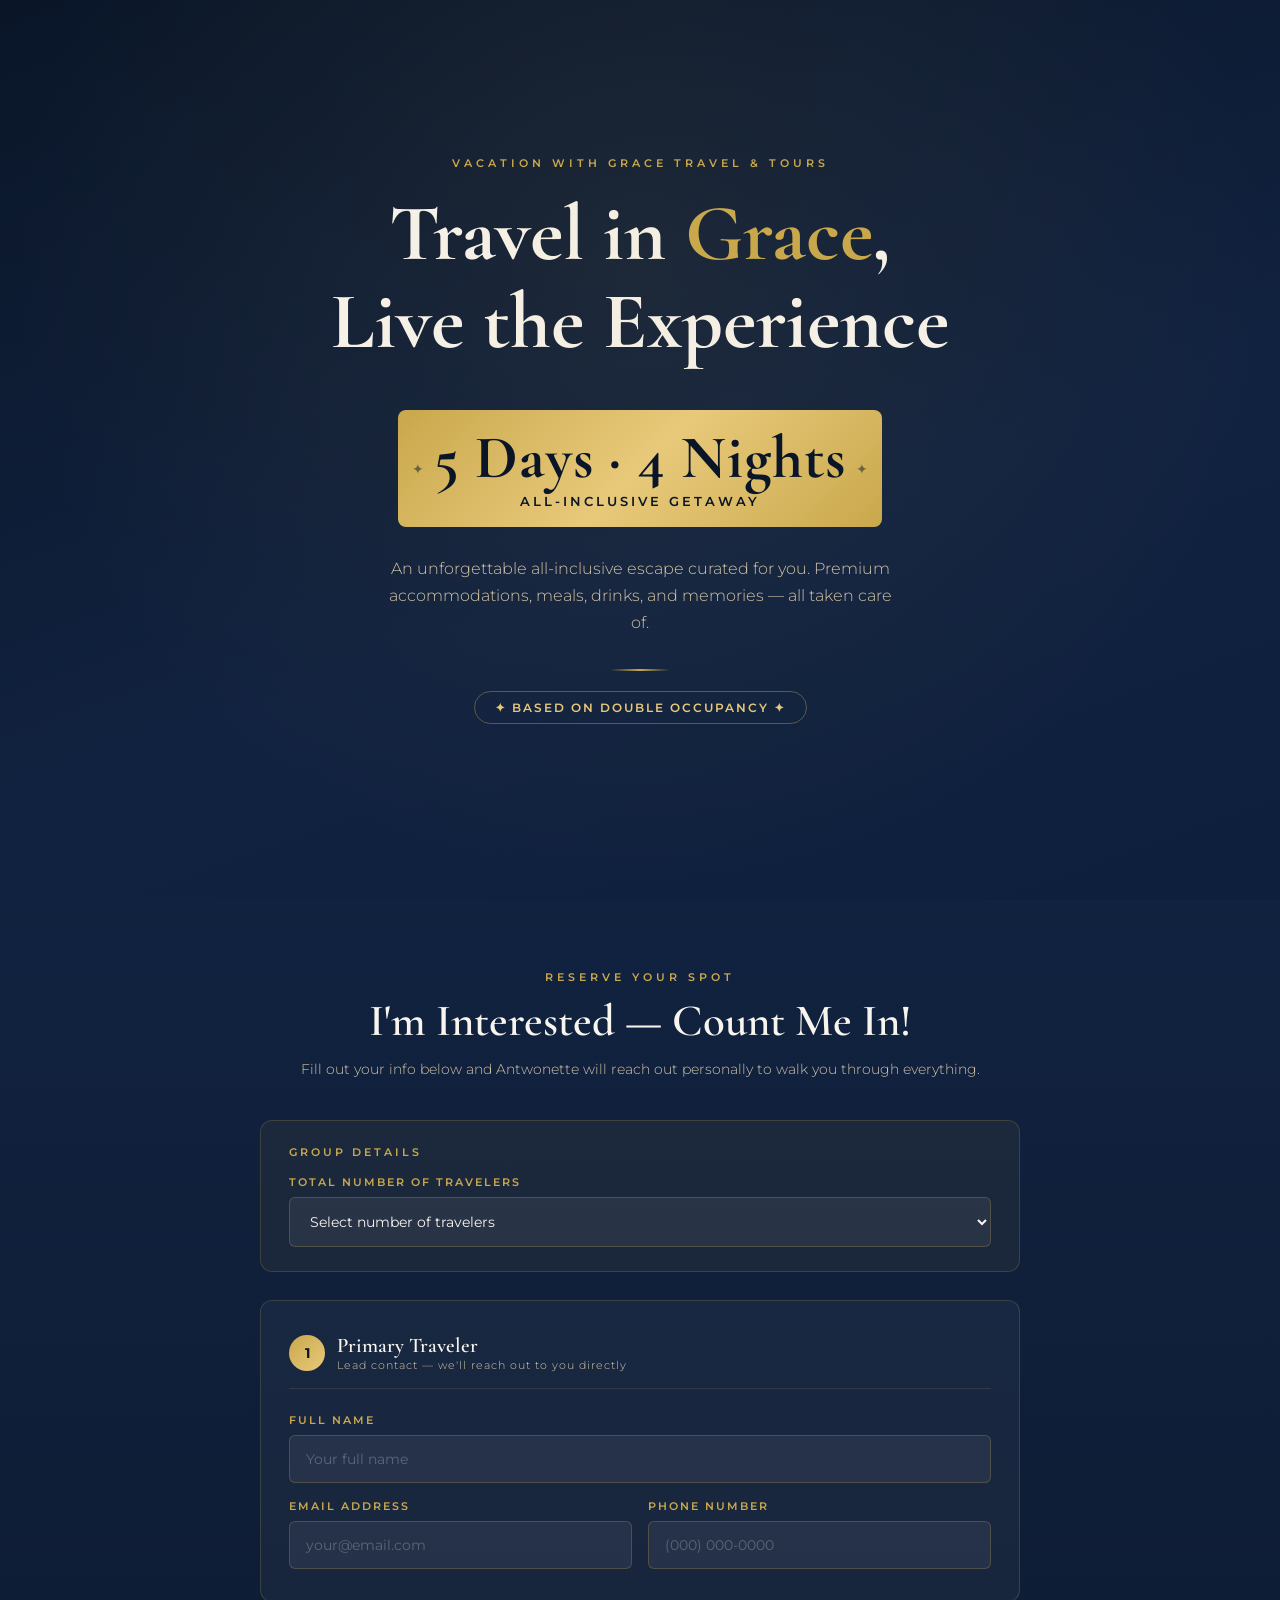
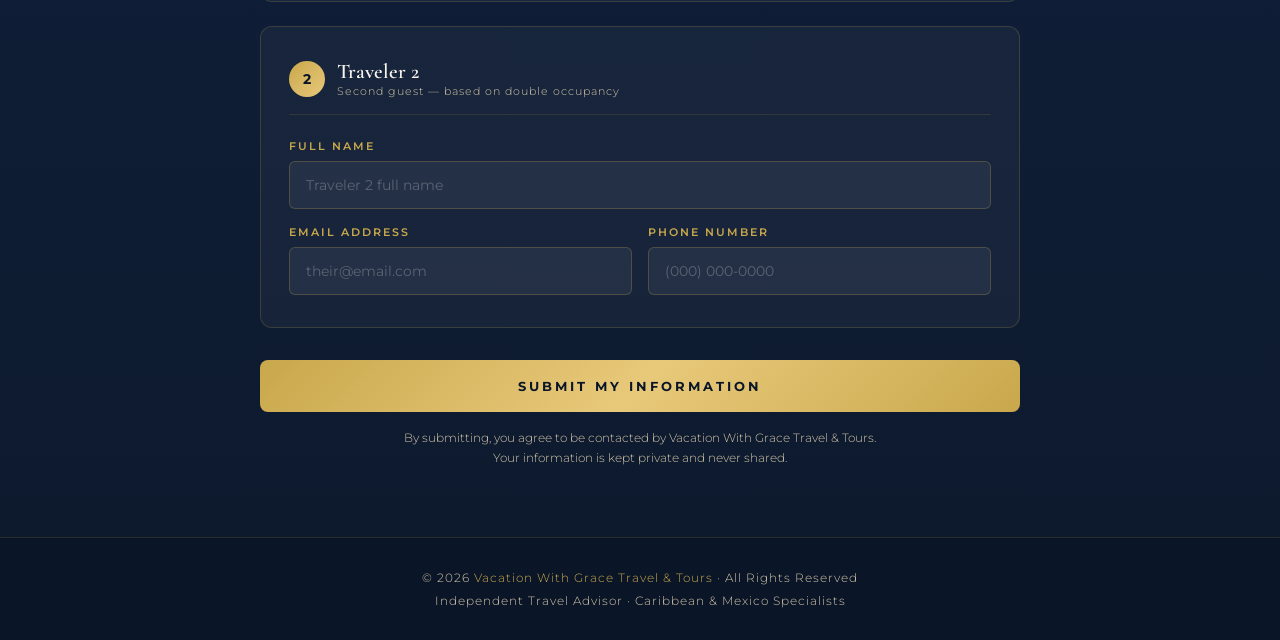
<file: new index file for git hub.html>
<!DOCTYPE html>
<html lang="en">
<head>
  <meta charset="UTF-8" />
  <meta name="viewport" content="width=device-width, initial-scale=1.0"/>
  <title>Vacation With Grace Travel & Tours</title>
  <link href="https://fonts.googleapis.com/css2?family=Cormorant+Garamond:wght@400;600;700&family=Montserrat:wght@300;400;600&display=swap" rel="stylesheet"/>
  <style>
    :root {
      --navy: #0a1628;
      --navy-mid: #112240;
      --gold: #c9a84c;
      --gold-light: #e8c97a;
      --white: #f8f4ee;
      --text-light: #d4c5a9;
    }

    * { margin: 0; padding: 0; box-sizing: border-box; }

    body {
      background-color: var(--navy);
      color: var(--white);
      font-family: 'Montserrat', sans-serif;
      font-weight: 300;
    }

    /* HERO */
    .hero {
      min-height: 100vh;
      background: linear-gradient(160deg, #0a1628 0%, #112240 60%, #0d1f3c 100%);
      display: flex;
      flex-direction: column;
      align-items: center;
      justify-content: center;
      text-align: center;
      padding: 60px 24px 40px;
      position: relative;
      overflow: hidden;
    }

    .hero::before {
      content: '';
      position: absolute;
      inset: 0;
      background: radial-gradient(ellipse at 50% 30%, rgba(201,168,76,0.08) 0%, transparent 70%);
    }

    .brand-tag {
      font-family: 'Montserrat', sans-serif;
      font-size: 11px;
      font-weight: 600;
      letter-spacing: 4px;
      color: var(--gold);
      text-transform: uppercase;
      margin-bottom: 20px;
    }

    .hero h1 {
      font-family: 'Cormorant Garamond', serif;
      font-size: clamp(2.4rem, 7vw, 5rem);
      font-weight: 700;
      color: var(--white);
      line-height: 1.1;
      margin-bottom: 16px;
    }

    .hero h1 span {
      color: var(--gold);
    }

    /* ===== 5 DAYS 4 NIGHTS BADGE ===== */
    .trip-badge {
      display: inline-flex;
      flex-direction: column;
      align-items: center;
      background: linear-gradient(135deg, var(--gold) 0%, var(--gold-light) 50%, var(--gold) 100%);
      color: var(--navy);
      border-radius: 8px;
      padding: 18px 36px;
      margin: 28px 0;
      position: relative;
    }

    .trip-badge::before,
    .trip-badge::after {
      content: '✦';
      position: absolute;
      top: 50%;
      transform: translateY(-50%);
      font-size: 14px;
      color: var(--navy);
      opacity: 0.5;
    }
    .trip-badge::before { left: 14px; }
    .trip-badge::after { right: 14px; }

    .trip-badge .nights {
      font-family: 'Cormorant Garamond', serif;
      font-size: clamp(2.2rem, 8vw, 3.8rem);
      font-weight: 700;
      line-height: 1;
      letter-spacing: 1px;
    }

    .trip-badge .label {
      font-family: 'Montserrat', sans-serif;
      font-size: clamp(10px, 2.5vw, 13px);
      font-weight: 600;
      letter-spacing: 3px;
      text-transform: uppercase;
      margin-top: 4px;
    }

    .hero-sub {
      font-size: clamp(13px, 3vw, 16px);
      color: var(--text-light);
      max-width: 520px;
      line-height: 1.7;
      margin-bottom: 12px;
    }

    .divider {
      width: 60px;
      height: 2px;
      background: linear-gradient(90deg, transparent, var(--gold), transparent);
      margin: 20px auto;
    }

    /* DOUBLE OCCUPANCY NOTE */
    .occupancy-note {
      display: inline-block;
      border: 1px solid rgba(201,168,76,0.4);
      color: var(--gold-light);
      font-size: 12px;
      font-weight: 600;
      letter-spacing: 2px;
      text-transform: uppercase;
      padding: 8px 20px;
      border-radius: 40px;
      margin-bottom: 40px;
    }

    /* FORM SECTION */
    .form-section {
      background: linear-gradient(180deg, var(--navy-mid) 0%, #0d1a2e 100%);
      padding: 70px 24px;
    }

    .form-container {
      max-width: 760px;
      margin: 0 auto;
    }

    .section-label {
      font-size: 11px;
      font-weight: 600;
      letter-spacing: 4px;
      color: var(--gold);
      text-transform: uppercase;
      text-align: center;
      margin-bottom: 10px;
    }

    .section-title {
      font-family: 'Cormorant Garamond', serif;
      font-size: clamp(1.8rem, 5vw, 2.8rem);
      font-weight: 600;
      text-align: center;
      color: var(--white);
      margin-bottom: 10px;
    }

    .section-sub {
      text-align: center;
      color: var(--text-light);
      font-size: 14px;
      margin-bottom: 40px;
      line-height: 1.6;
    }

    /* Traveler Card */
    .traveler-card {
      background: rgba(255,255,255,0.04);
      border: 1px solid rgba(201,168,76,0.2);
      border-radius: 12px;
      padding: 32px 28px;
      margin-bottom: 24px;
    }

    .traveler-header {
      display: flex;
      align-items: center;
      gap: 12px;
      margin-bottom: 24px;
      padding-bottom: 16px;
      border-bottom: 1px solid rgba(201,168,76,0.15);
    }

    .traveler-number {
      width: 36px;
      height: 36px;
      background: linear-gradient(135deg, var(--gold), var(--gold-light));
      color: var(--navy);
      border-radius: 50%;
      display: flex;
      align-items: center;
      justify-content: center;
      font-weight: 700;
      font-size: 14px;
      flex-shrink: 0;
    }

    .traveler-title {
      font-family: 'Cormorant Garamond', serif;
      font-size: 1.3rem;
      font-weight: 600;
      color: var(--white);
    }

    .traveler-subtitle {
      font-size: 11px;
      color: var(--text-light);
      letter-spacing: 1px;
    }

    .form-row {
      display: grid;
      grid-template-columns: 1fr;
      gap: 16px;
    }

    @media (min-width: 560px) {
      .form-row.two-col { grid-template-columns: 1fr 1fr; }
    }

    .form-group {
      display: flex;
      flex-direction: column;
      gap: 8px;
    }

    .form-group label {
      font-size: 11px;
      font-weight: 600;
      letter-spacing: 2px;
      text-transform: uppercase;
      color: var(--gold);
    }

    .form-group input,
    .form-group select {
      background: rgba(255,255,255,0.06);
      border: 1px solid rgba(201,168,76,0.25);
      border-radius: 6px;
      padding: 14px 16px;
      color: var(--white);
      font-family: 'Montserrat', sans-serif;
      font-size: 14px;
      outline: none;
      transition: border-color 0.2s, background 0.2s;
      width: 100%;
    }

    .form-group input::placeholder {
      color: rgba(255,255,255,0.25);
    }

    .form-group input:focus,
    .form-group select:focus {
      border-color: var(--gold);
      background: rgba(201,168,76,0.07);
    }

    .form-group select option {
      background: var(--navy-mid);
      color: var(--white);
    }

    /* Group size row */
    .group-row {
      background: rgba(201,168,76,0.06);
      border: 1px solid rgba(201,168,76,0.2);
      border-radius: 12px;
      padding: 24px 28px;
      margin-bottom: 28px;
    }

    .group-row-label {
      font-size: 11px;
      font-weight: 600;
      letter-spacing: 3px;
      color: var(--gold);
      text-transform: uppercase;
      margin-bottom: 16px;
    }

    .submit-btn {
      width: 100%;
      padding: 18px;
      background: linear-gradient(135deg, var(--gold) 0%, var(--gold-light) 50%, var(--gold) 100%);
      color: var(--navy);
      border: none;
      border-radius: 8px;
      font-family: 'Montserrat', sans-serif;
      font-size: 13px;
      font-weight: 700;
      letter-spacing: 3px;
      text-transform: uppercase;
      cursor: pointer;
      transition: opacity 0.2s, transform 0.1s;
      margin-top: 8px;
    }

    .submit-btn:hover { opacity: 0.92; transform: translateY(-1px); }
    .submit-btn:active { transform: translateY(0); }

    .form-note {
      text-align: center;
      color: var(--text-light);
      font-size: 12px;
      margin-top: 16px;
      line-height: 1.6;
    }

    /* Success message */
    .success-msg {
      display: none;
      text-align: center;
      padding: 40px 24px;
    }

    .success-msg .checkmark {
      font-size: 48px;
      margin-bottom: 16px;
    }

    .success-msg h3 {
      font-family: 'Cormorant Garamond', serif;
      font-size: 2rem;
      color: var(--gold);
      margin-bottom: 12px;
    }

    .success-msg p {
      color: var(--text-light);
      line-height: 1.7;
    }

    /* FOOTER */
    footer {
      text-align: center;
      padding: 32px 24px;
      border-top: 1px solid rgba(201,168,76,0.15);
      color: var(--text-light);
      font-size: 12px;
      letter-spacing: 1px;
    }

    footer span { color: var(--gold); }
  </style>
</head>
<body>

  <!-- HERO -->
  <section class="hero">
    <p class="brand-tag">Vacation With Grace Travel & Tours</p>
    <h1>Travel in <span>Grace</span>,<br/>Live the Experience</h1>

    <div class="trip-badge">
      <div class="nights">5 Days · 4 Nights</div>
      <div class="label">All-Inclusive Getaway</div>
    </div>

    <p class="hero-sub">An unforgettable all-inclusive escape curated for you. Premium accommodations, meals, drinks, and memories — all taken care of.</p>

    <div class="divider"></div>
    <div class="occupancy-note">✦ Based on Double Occupancy ✦</div>
  </section>

  <!-- LEAD CAPTURE FORM -->
  <section class="form-section">
    <div class="form-container">
      <p class="section-label">Reserve Your Spot</p>
      <h2 class="section-title">I'm Interested — Count Me In!</h2>
      <p class="section-sub">Fill out your info below and Antwonette will reach out personally to walk you through everything.</p>

      <div id="formWrapper">

        <!-- Group Size -->
        <div class="group-row">
          <p class="group-row-label">Group Details</p>
          <div class="form-group">
            <label for="groupSize">Total Number of Travelers</label>
            <select id="groupSize" name="groupSize" required>
              <option value="" disabled selected>Select number of travelers</option>
              <option value="1">1 Traveler</option>
              <option value="2">2 Travelers</option>
              <option value="3">3 Travelers</option>
              <option value="4">4 Travelers</option>
              <option value="5">5 Travelers</option>
              <option value="6">6 Travelers</option>
              <option value="7">7 Travelers</option>
              <option value="8">8 Travelers</option>
              <option value="9">9 Travelers</option>
              <option value="10">10 Travelers</option>
            </select>
          </div>
        </div>

        <!-- Traveler 1 -->
        <div class="traveler-card">
          <div class="traveler-header">
            <div class="traveler-number">1</div>
            <div>
              <div class="traveler-title">Primary Traveler</div>
              <div class="traveler-subtitle">Lead contact — we'll reach out to you directly</div>
            </div>
          </div>
          <div class="form-row">
            <div class="form-group">
              <label for="name1">Full Name</label>
              <input type="text" id="name1" name="traveler1_name" placeholder="Your full name" required/>
            </div>
          </div>
          <div class="form-row two-col" style="margin-top:16px;">
            <div class="form-group">
              <label for="email1">Email Address</label>
              <input type="email" id="email1" name="traveler1_email" placeholder="your@email.com" required/>
            </div>
            <div class="form-group">
              <label for="phone1">Phone Number</label>
              <input type="tel" id="phone1" name="traveler1_phone" placeholder="(000) 000-0000" required/>
            </div>
          </div>
        </div>

        <!-- Traveler 2 -->
        <div class="traveler-card">
          <div class="traveler-header">
            <div class="traveler-number">2</div>
            <div>
              <div class="traveler-title">Traveler 2</div>
              <div class="traveler-subtitle">Second guest — based on double occupancy</div>
            </div>
          </div>
          <div class="form-row">
            <div class="form-group">
              <label for="name2">Full Name</label>
              <input type="text" id="name2" name="traveler2_name" placeholder="Traveler 2 full name"/>
            </div>
          </div>
          <div class="form-row two-col" style="margin-top:16px;">
            <div class="form-group">
              <label for="email2">Email Address</label>
              <input type="email" id="email2" name="traveler2_email" placeholder="their@email.com"/>
            </div>
            <div class="form-group">
              <label for="phone2">Phone Number</label>
              <input type="tel" id="phone2" name="traveler2_phone" placeholder="(000) 000-0000"/>
            </div>
          </div>
        </div>

        <button class="submit-btn" onclick="submitForm()">Submit My Information</button>
        <p class="form-note">By submitting, you agree to be contacted by Vacation With Grace Travel & Tours.<br/>Your information is kept private and never shared.</p>

      </div>

      <!-- Success Message -->
      <div class="success-msg" id="successMsg">
        <div class="checkmark">✦</div>
        <h3>Thank You!</h3>
        <p>Your information has been received.<br/>Antwonette will be in touch with you personally very soon.<br/><br/><em style="color:var(--gold);">Get ready to travel in Grace!</em></p>
      </div>

    </div>
  </section>

  <footer>
    <p>© 2026 <span>Vacation With Grace Travel & Tours</span> · All Rights Reserved</p>
    <p style="margin-top:8px;">Independent Travel Advisor · Caribbean & Mexico Specialists</p>
  </footer>

  <script>
    async function submitForm() {
      const groupSize = document.getElementById('groupSize').value;
      const name1 = document.getElementById('name1').value.trim();
      const email1 = document.getElementById('email1').value.trim();
      const phone1 = document.getElementById('phone1').value.trim();

      if (!groupSize || !name1 || !email1 || !phone1) {
        alert('Please fill in the Group Size and all Primary Traveler fields.');
        return;
      }

      const formData = new FormData();
      formData.append('group_size', groupSize);
      formData.append('traveler1_name', name1);
      formData.append('traveler1_email', email1);
      formData.append('traveler1_phone', phone1);
      formData.append('traveler2_name', document.getElementById('name2').value.trim());
      formData.append('traveler2_email', document.getElementById('email2').value.trim());
      formData.append('traveler2_phone', document.getElementById('phone2').value.trim());

      try {
        const response = await fetch('https://formspree.io/f/xredvnag', {
          method: 'POST',
          body: formData,
          headers: { 'Accept': 'application/json' }
        });

        if (response.ok) {
          document.getElementById('formWrapper').style.display = 'none';
          document.getElementById('successMsg').style.display = 'block';
        } else {
          alert('Something went wrong. Please try again or contact us directly.');
        }
      } catch (err) {
        alert('Network error. Please check your connection and try again.');
      }
    }
  </script>

</body>
</html>
</file>
